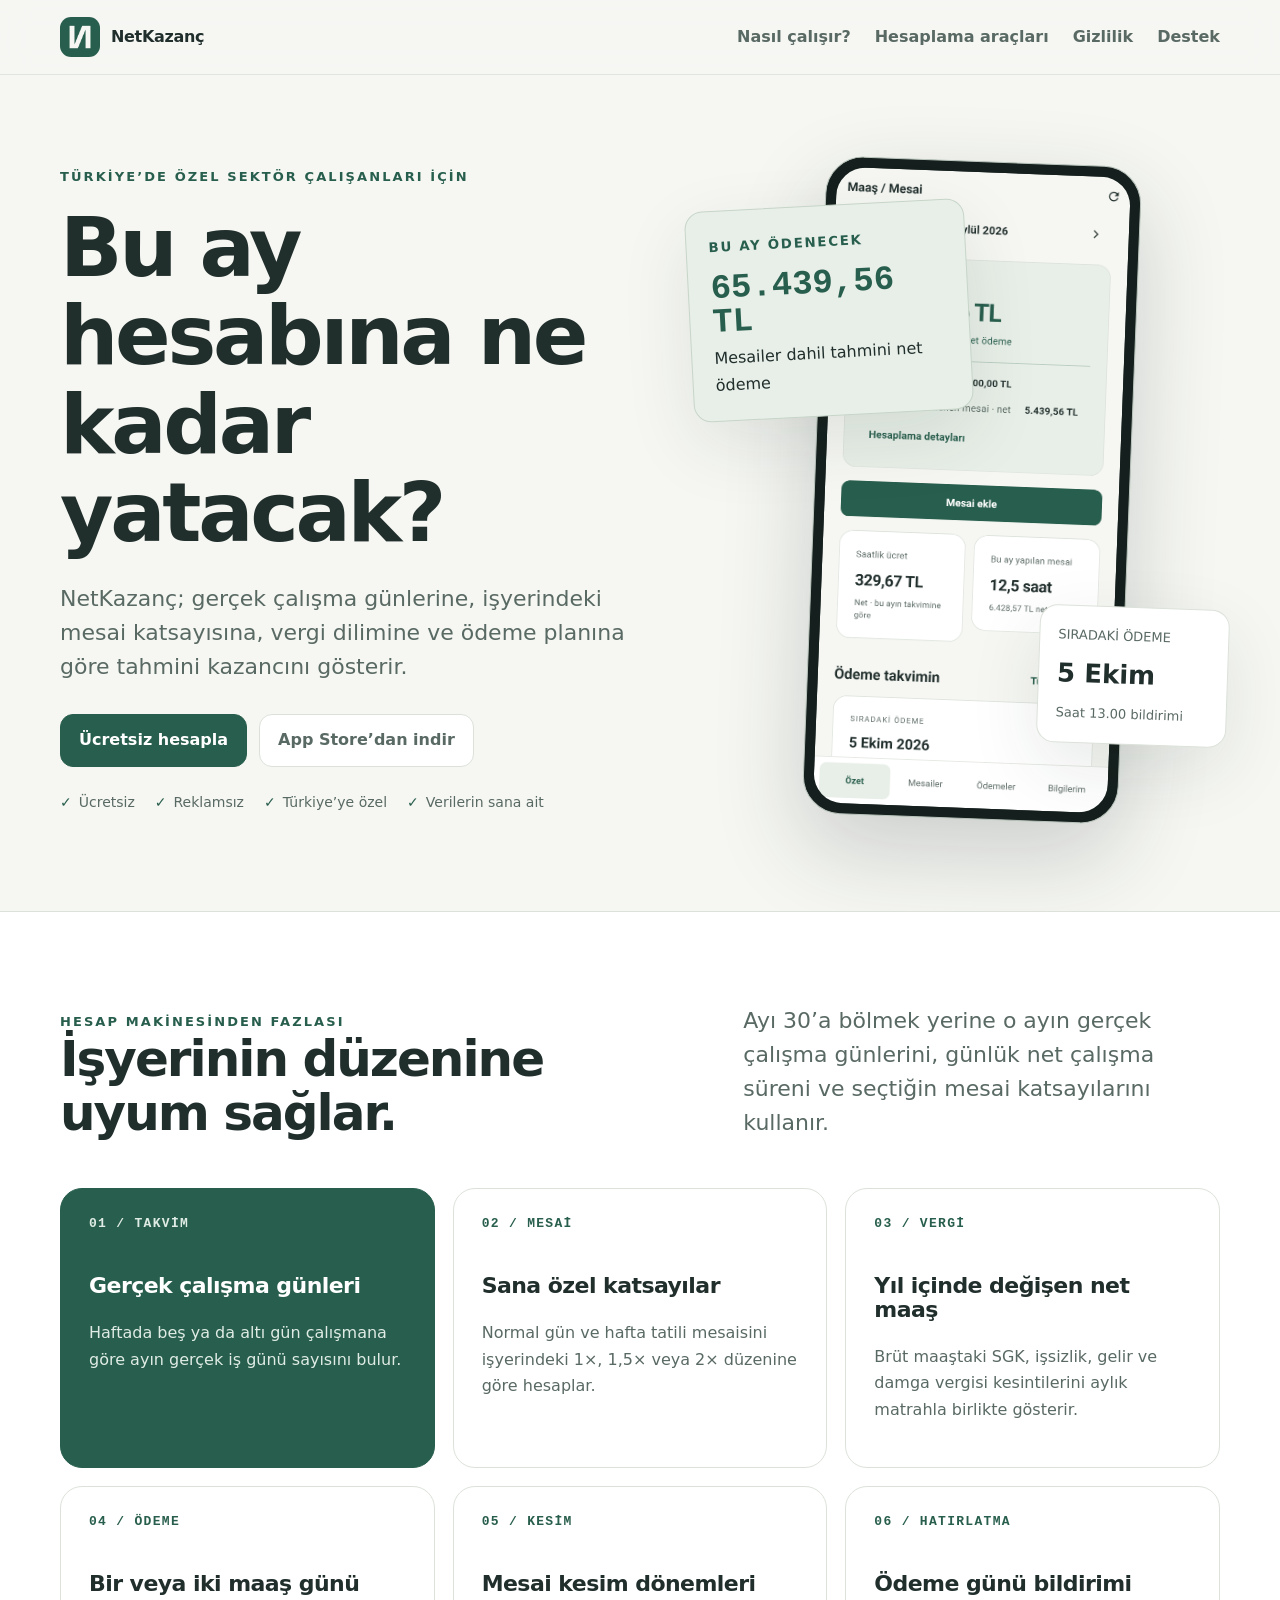
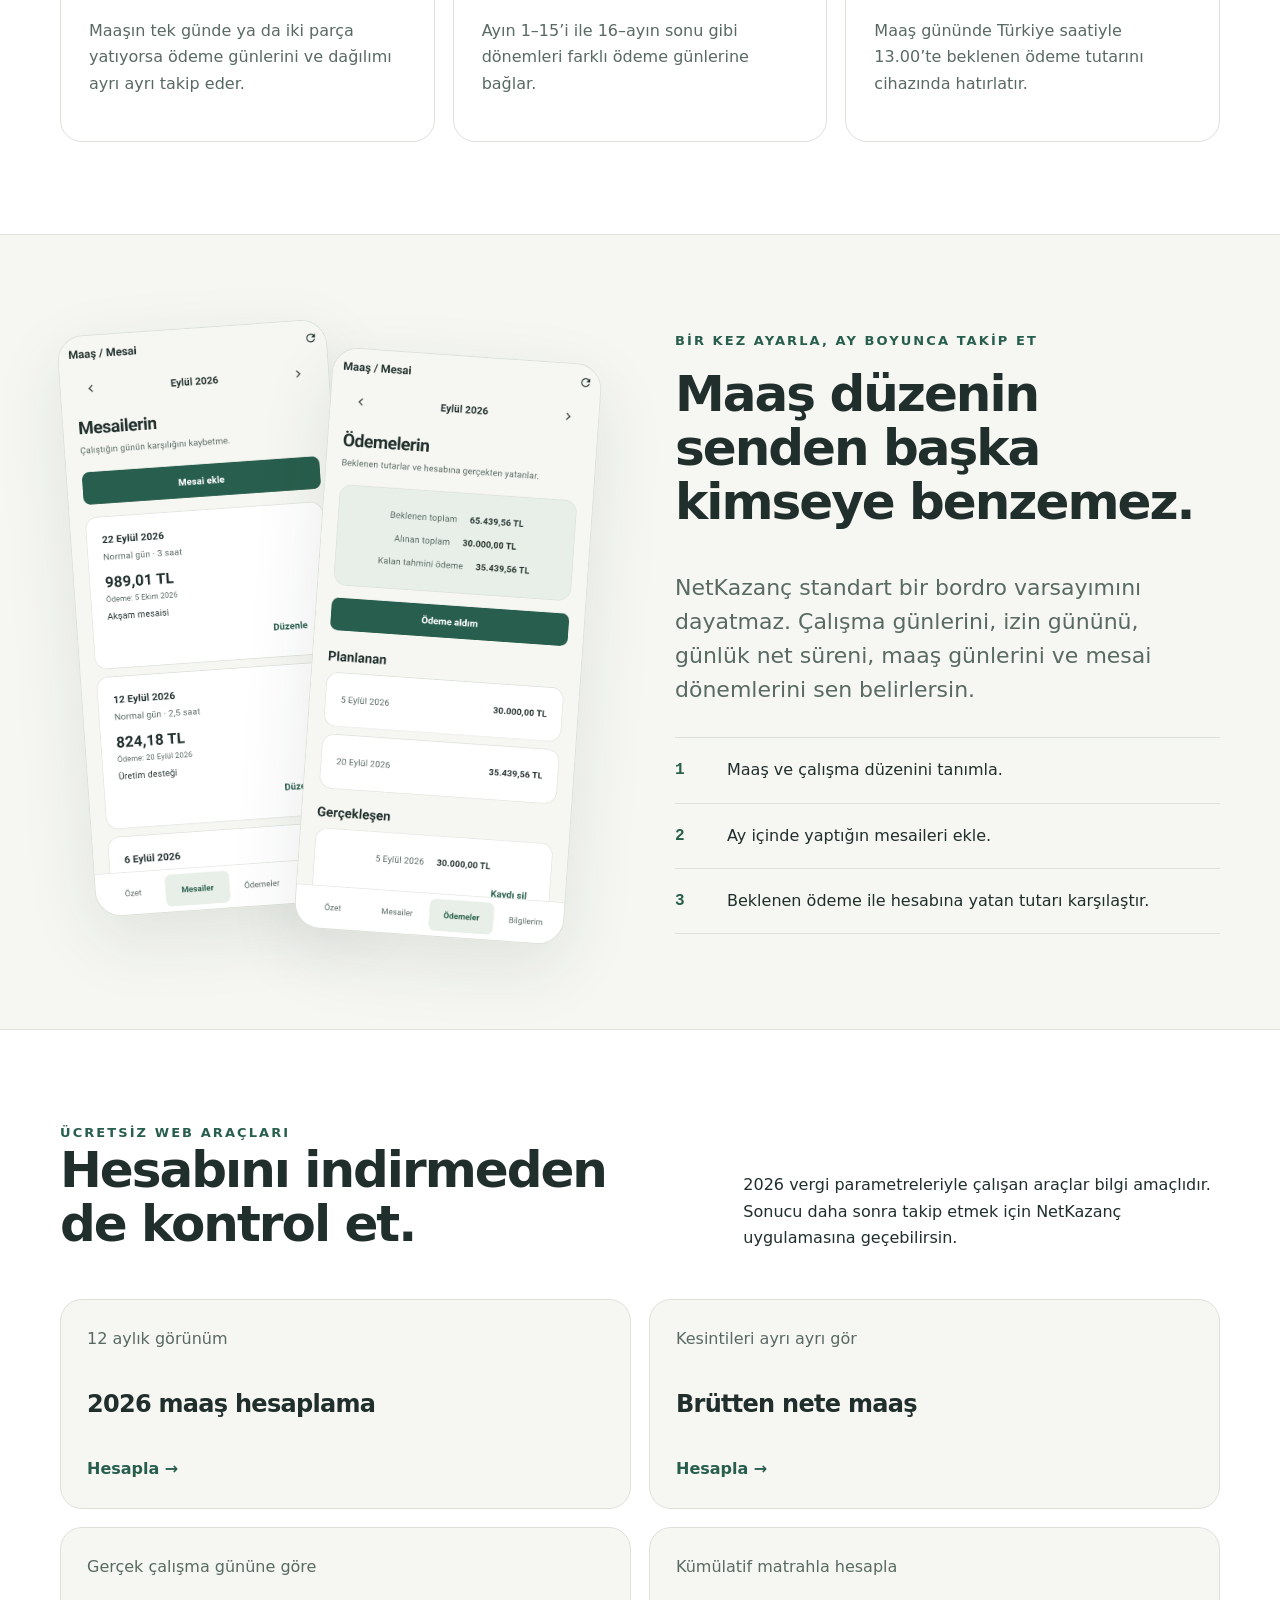
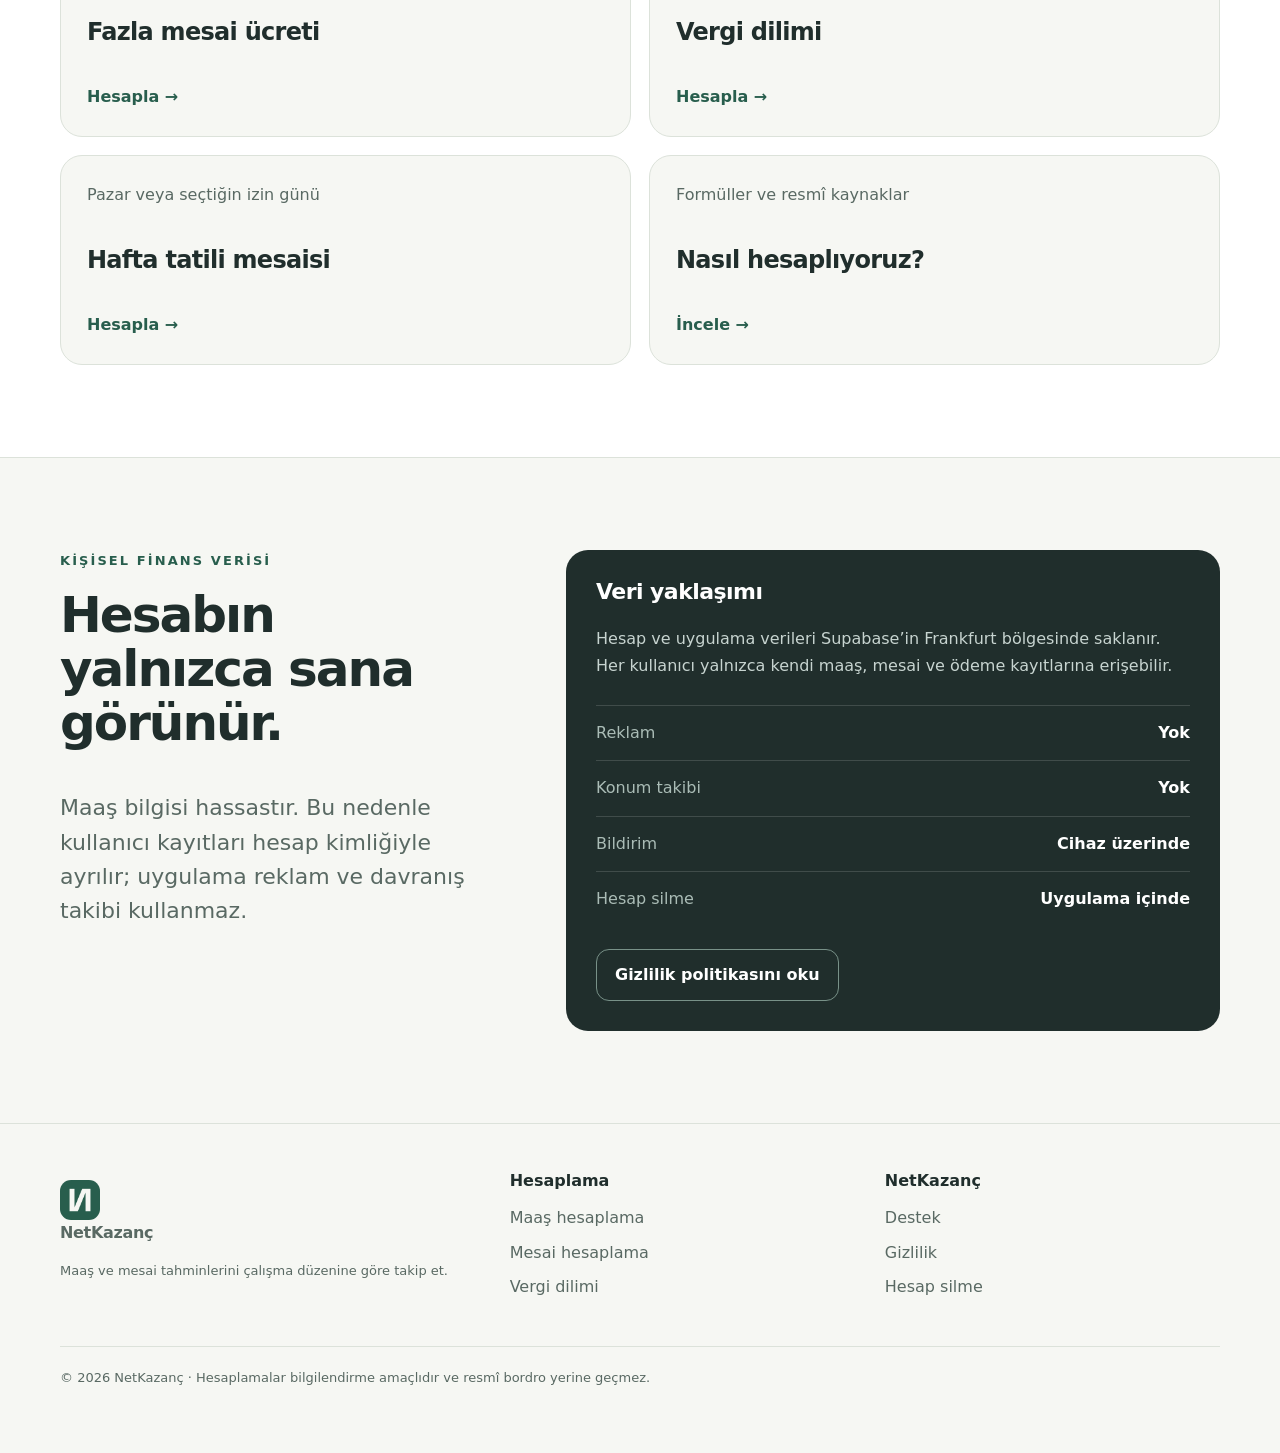
<file: index.html>
<!doctype html>
<html lang="tr">
<head>
  <meta charset="utf-8">
  <meta name="viewport" content="width=device-width,initial-scale=1">
  <title>NetKazanç — Maaş, Mesai ve Vergi Dilimi Takibi</title>
  <meta name="description" content="NetKazanç ile gerçek çalışma günlerine göre saatlik ücretini, mesai kazancını, vergi dilimini ve maaş ödeme takvimini takip et.">
  <link rel="canonical" href="https://yasin765418.github.io/netkazanc-destek/">
  <meta property="og:type" content="website">
  <meta property="og:locale" content="tr_TR">
  <meta property="og:title" content="NetKazanç — Bu ay hesabına ne kadar yatacak?">
  <meta property="og:description" content="Maaşını, mesaini, vergi dilimini ve ödeme günlerini kendi çalışma düzenine göre takip et.">
  <meta property="og:url" content="https://yasin765418.github.io/netkazanc-destek/">
  <meta property="og:image" content="https://yasin765418.github.io/netkazanc-destek/assets/images/app-icon.png">
  <meta name="twitter:card" content="summary">
  <meta name="theme-color" content="#285e4d">
  <meta name="apple-itunes-app" content="app-id=6815928544">
  <link rel="icon" href="assets/images/app-icon.png">
  <link rel="stylesheet" href="assets/site.css">
  <script type="application/ld+json">
  {
    "@context": "https://schema.org",
    "@type": "MobileApplication",
    "name": "NetKazanç",
    "description": "Türkiye'deki özel sektör çalışanları için maaş, mesai, vergi dilimi ve ödeme takibi uygulaması.",
    "applicationCategory": "FinanceApplication",
    "operatingSystem": "iOS, Android",
    "inLanguage": "tr",
    "offers": {"@type": "Offer", "price": "0", "priceCurrency": "TRY"},
    "author": {"@type": "Person", "name": "Yasin Yiğit"},
    "image": "https://yasin765418.github.io/netkazanc-destek/assets/images/app-icon.png",
    "softwareVersion": "1.0.0",
    "installUrl": "https://apps.apple.com/tr/app/netkazan%C3%A7-maa%C5%9F-mesai/id6815928544",
    "downloadUrl": "https://apps.apple.com/tr/app/netkazan%C3%A7-maa%C5%9F-mesai/id6815928544",
    "sameAs": ["https://apps.apple.com/tr/app/netkazan%C3%A7-maa%C5%9F-mesai/id6815928544"],
    "url": "https://yasin765418.github.io/netkazanc-destek/"
  }
  </script>
</head>
<body>
  <a class="skip" href="#icerik">İçeriğe geç</a>
  <header class="site-header">
    <nav class="nav wrap" aria-label="Ana menü">
      <a class="brand" href="./"><img src="assets/images/app-icon.png" alt="" width="40" height="40">NetKazanç</a>
      <button class="nav-toggle" type="button" aria-expanded="false" aria-controls="nav-links">Menü</button>
      <div class="nav-links" id="nav-links">
        <a href="#nasil-calisir">Nasıl çalışır?</a>
        <a href="#hesaplama-araclari">Hesaplama araçları</a>
        <a href="#guvenlik">Gizlilik</a>
        <a href="destek/">Destek</a>
      </div>
    </nav>
  </header>

  <main id="icerik">
    <section class="hero">
      <div class="hero-grid wrap">
        <div>
          <p class="eyebrow">Türkiye’de özel sektör çalışanları için</p>
          <h1>Bu ay hesabına ne kadar yatacak?</h1>
          <p class="lead">NetKazanç; gerçek çalışma günlerine, işyerindeki mesai katsayısına, vergi dilimine ve ödeme planına göre tahmini kazancını gösterir.</p>
          <div class="actions">
            <a class="button primary" href="#hesaplama-araclari">Ücretsiz hesapla</a>
            <a class="button muted" href="https://apps.apple.com/tr/app/netkazan%C3%A7-maa%C5%9F-mesai/id6815928544">App Store’dan indir</a>
          </div>
          <div class="trust-row" aria-label="Öne çıkan özellikler">
            <span>Ücretsiz</span><span>Reklamsız</span><span>Türkiye’ye özel</span><span>Verilerin sana ait</span>
          </div>
        </div>
        <div class="phone-stage" aria-label="NetKazanç uygulama görünümü">
          <div class="pay-slip"><small>BU AY ÖDENECEK</small><strong class="mono">65.439,56 TL</strong><span>Mesailer dahil tahmini net ödeme</span></div>
          <div class="phone"><img src="assets/images/ozet.png" alt="NetKazanç aylık maaş ve mesai özeti ekranı" width="1284" height="2778"></div>
          <div class="pay-days"><span>SIRADAKİ ÖDEME</span><b>5 Ekim</b><span>Saat 13.00 bildirimi</span></div>
        </div>
      </div>
    </section>

    <section class="section alt" id="nasil-calisir">
      <div class="wrap">
        <div class="section-head">
          <div><p class="eyebrow">Hesap makinesinden fazlası</p><h2>İşyerinin düzenine uyum sağlar.</h2></div>
          <p class="lead">Ayı 30’a bölmek yerine o ayın gerçek çalışma günlerini, günlük net çalışma süreni ve seçtiğin mesai katsayılarını kullanır.</p>
        </div>
        <div class="feature-grid">
          <article class="feature emphasis"><span class="index">01 / TAKVİM</span><h3>Gerçek çalışma günleri</h3><p>Haftada beş ya da altı gün çalışmana göre ayın gerçek iş günü sayısını bulur.</p></article>
          <article class="feature"><span class="index">02 / MESAİ</span><h3>Sana özel katsayılar</h3><p>Normal gün ve hafta tatili mesaisini işyerindeki 1×, 1,5× veya 2× düzenine göre hesaplar.</p></article>
          <article class="feature"><span class="index">03 / VERGİ</span><h3>Yıl içinde değişen net maaş</h3><p>Brüt maaştaki SGK, işsizlik, gelir ve damga vergisi kesintilerini aylık matrahla birlikte gösterir.</p></article>
          <article class="feature"><span class="index">04 / ÖDEME</span><h3>Bir veya iki maaş günü</h3><p>Maaşın tek günde ya da iki parça yatıyorsa ödeme günlerini ve dağılımı ayrı ayrı takip eder.</p></article>
          <article class="feature"><span class="index">05 / KESİM</span><h3>Mesai kesim dönemleri</h3><p>Ayın 1–15’i ile 16–ayın sonu gibi dönemleri farklı ödeme günlerine bağlar.</p></article>
          <article class="feature"><span class="index">06 / HATIRLATMA</span><h3>Ödeme günü bildirimi</h3><p>Maaş gününde Türkiye saatiyle 13.00’te beklenen ödeme tutarını cihazında hatırlatır.</p></article>
        </div>
      </div>
    </section>

    <section class="section" id="uygulama">
      <div class="story wrap">
        <div class="screen-stack" aria-hidden="true">
          <img src="assets/images/mesailer.png" alt="" width="1284" height="2778" loading="lazy">
          <img src="assets/images/odemeler.png" alt="" width="1284" height="2778" loading="lazy">
        </div>
        <div class="story-copy">
          <p class="eyebrow">Bir kez ayarla, ay boyunca takip et</p>
          <h2>Maaş düzenin senden başka kimseye benzemez.</h2>
          <p class="lead">NetKazanç standart bir bordro varsayımını dayatmaz. Çalışma günlerini, izin gününü, günlük net süreni, maaş günlerini ve mesai dönemlerini sen belirlersin.</p>
          <ol class="story-list">
            <li><b>1</b><span>Maaş ve çalışma düzenini tanımla.</span></li>
            <li><b>2</b><span>Ay içinde yaptığın mesaileri ekle.</span></li>
            <li><b>3</b><span>Beklenen ödeme ile hesabına yatan tutarı karşılaştır.</span></li>
          </ol>
        </div>
      </div>
    </section>

    <section class="section alt" id="hesaplama-araclari">
      <div class="wrap">
        <div class="section-head">
          <div><p class="eyebrow">Ücretsiz web araçları</p><h2>Hesabını indirmeden de kontrol et.</h2></div>
          <p>2026 vergi parametreleriyle çalışan araçlar bilgi amaçlıdır. Sonucu daha sonra takip etmek için NetKazanç uygulamasına geçebilirsin.</p>
        </div>
        <div class="tool-grid">
          <a class="tool-card" href="maas-hesaplama-2026/"><span>12 aylık görünüm</span><b>2026 maaş hesaplama</b><i>Hesapla →</i></a>
          <a class="tool-card" href="brutten-nete-maas-hesaplama/"><span>Kesintileri ayrı ayrı gör</span><b>Brütten nete maaş</b><i>Hesapla →</i></a>
          <a class="tool-card" href="fazla-mesai-ucreti-hesaplama/"><span>Gerçek çalışma gününe göre</span><b>Fazla mesai ücreti</b><i>Hesapla →</i></a>
          <a class="tool-card" href="vergi-dilimi-hesaplama/"><span>Kümülatif matrahla hesapla</span><b>Vergi dilimi</b><i>Hesapla →</i></a>
          <a class="tool-card" href="hafta-tatili-mesai-hesaplama/"><span>Pazar veya seçtiğin izin günü</span><b>Hafta tatili mesaisi</b><i>Hesapla →</i></a>
          <a class="tool-card" href="hesaplama-yontemi/"><span>Formüller ve resmî kaynaklar</span><b>Nasıl hesaplıyoruz?</b><i>İncele →</i></a>
        </div>
      </div>
    </section>

    <section class="section" id="guvenlik">
      <div class="security wrap">
        <div><p class="eyebrow">Kişisel finans verisi</p><h2>Hesabın yalnızca sana görünür.</h2><p class="lead">Maaş bilgisi hassastır. Bu nedenle kullanıcı kayıtları hesap kimliğiyle ayrılır; uygulama reklam ve davranış takibi kullanmaz.</p></div>
        <div class="security-panel">
          <h3>Veri yaklaşımı</h3>
          <p>Hesap ve uygulama verileri Supabase’in Frankfurt bölgesinde saklanır. Her kullanıcı yalnızca kendi maaş, mesai ve ödeme kayıtlarına erişebilir.</p>
          <dl>
            <div><dt>Reklam</dt><dd>Yok</dd></div>
            <div><dt>Konum takibi</dt><dd>Yok</dd></div>
            <div><dt>Bildirim</dt><dd>Cihaz üzerinde</dd></div>
            <div><dt>Hesap silme</dt><dd>Uygulama içinde</dd></div>
          </dl>
          <a class="button" href="privacy/" style="color:white;border-color:#789188;margin-top:22px">Gizlilik politikasını oku</a>
        </div>
      </div>
    </section>
  </main>

  <footer class="site-footer">
    <div class="wrap">
      <div class="footer-grid">
        <div><a class="brand" href="./"><img src="assets/images/app-icon.png" alt="" width="40" height="40">NetKazanç</a><p class="fine" style="margin-top:14px">Maaş ve mesai tahminlerini çalışma düzenine göre takip et.</p></div>
        <div><h3>Hesaplama</h3><a href="maas-hesaplama-2026/">Maaş hesaplama</a><a href="fazla-mesai-ucreti-hesaplama/">Mesai hesaplama</a><a href="vergi-dilimi-hesaplama/">Vergi dilimi</a></div>
        <div><h3>NetKazanç</h3><a href="destek/">Destek</a><a href="privacy/">Gizlilik</a><a href="delete-account/">Hesap silme</a></div>
      </div>
      <p class="footer-note">© <span data-year>2026</span> NetKazanç · Hesaplamalar bilgilendirme amaçlıdır ve resmî bordro yerine geçmez.</p>
    </div>
  </footer>
  <script src="assets/site.js" defer></script>
</body>
</html>
</file>
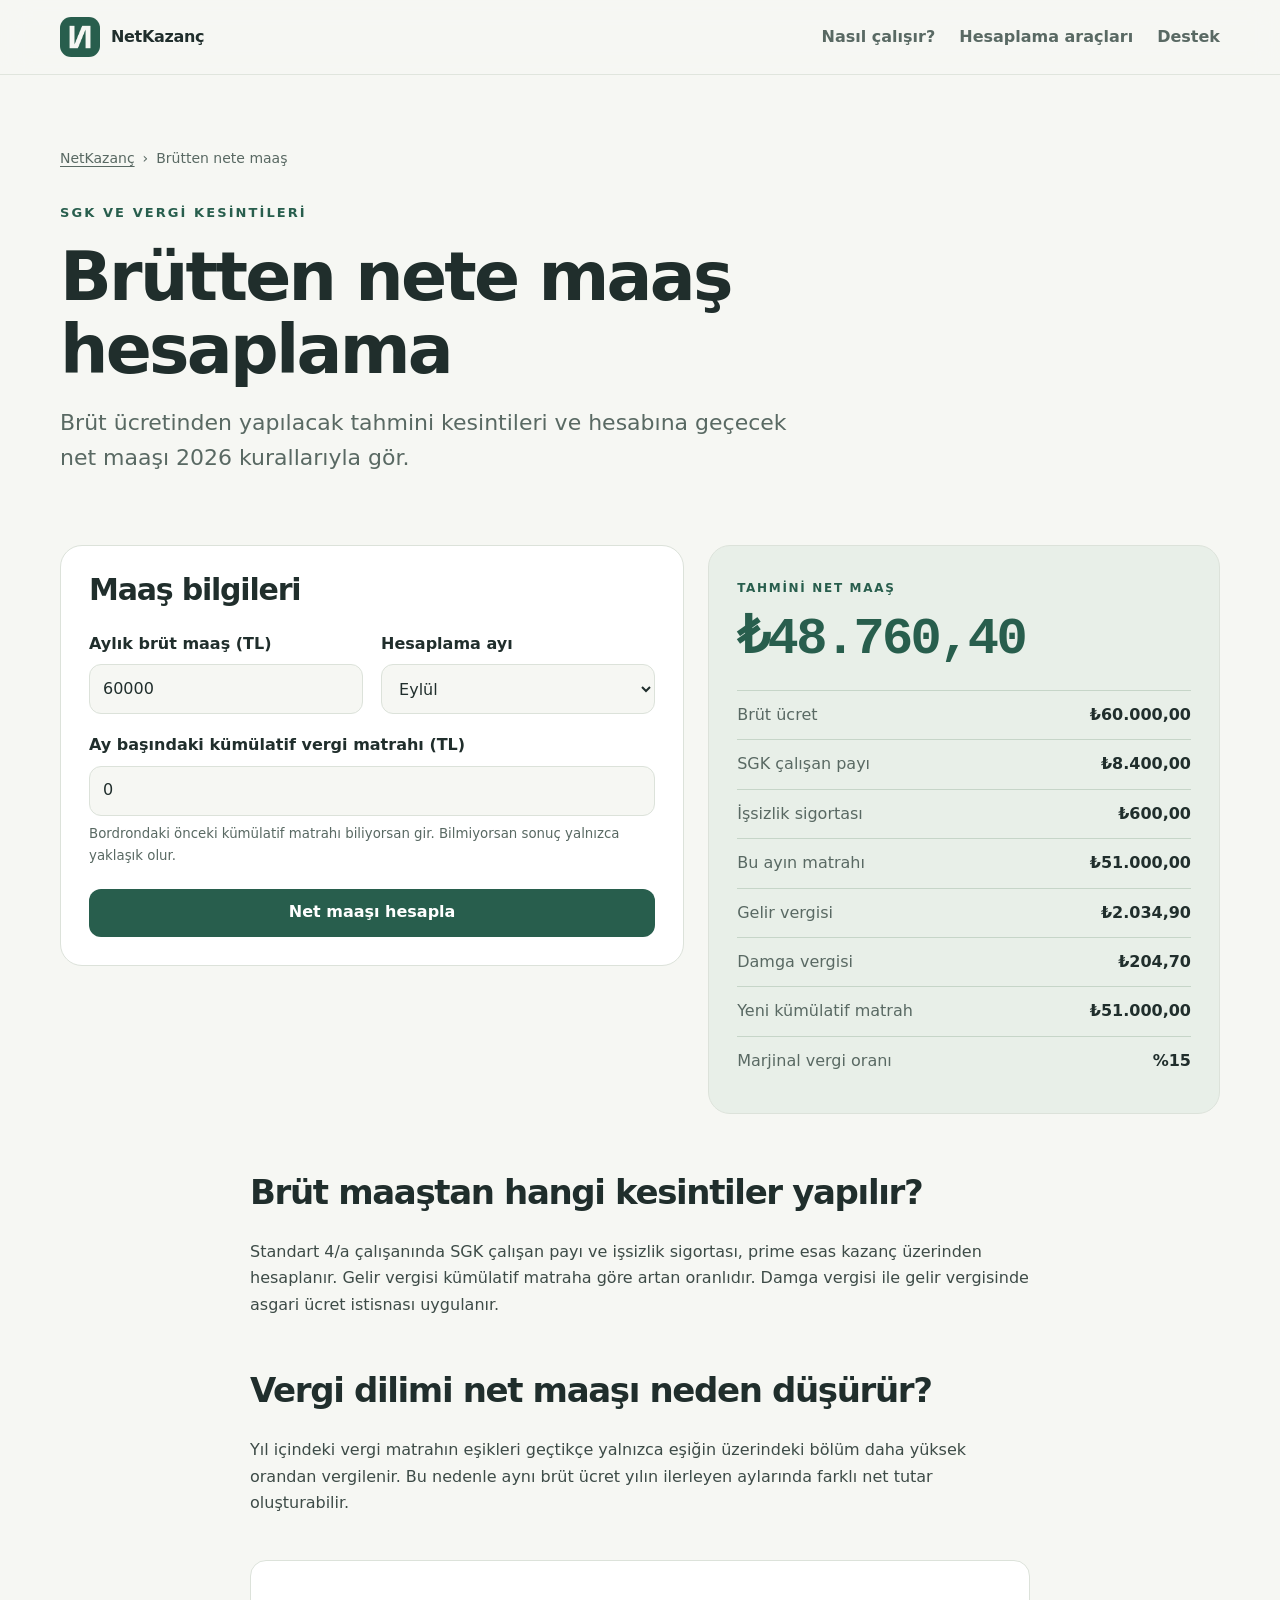
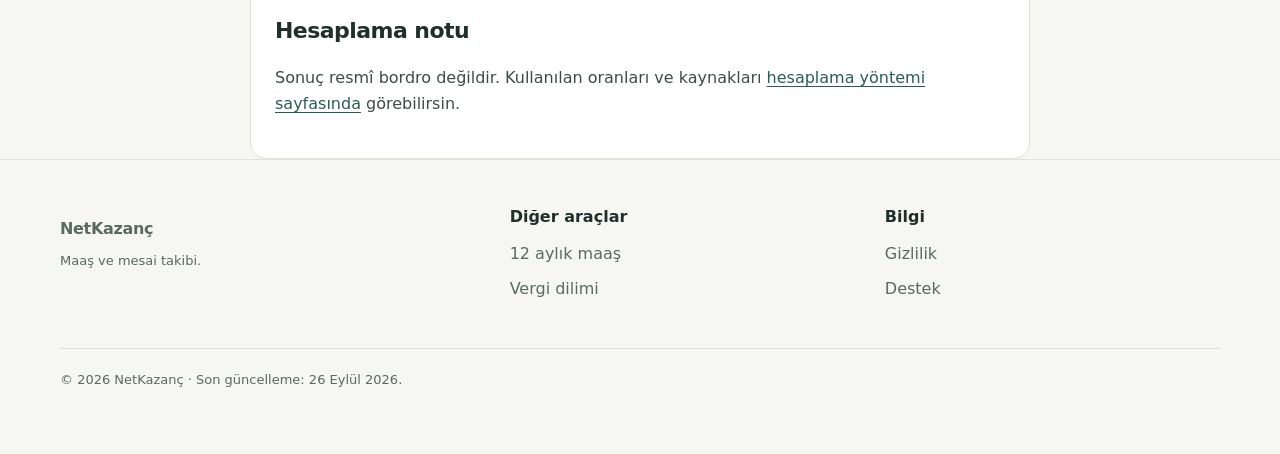
<file: brutten-nete-maas-hesaplama/index.html>
<!doctype html>
<html lang="tr">
<head>
  <meta charset="utf-8"><meta name="viewport" content="width=device-width,initial-scale=1">
  <title>Brütten Nete Maaş Hesaplama 2026 | NetKazanç</title>
  <meta name="description" content="2026 brüt maaşından net maaşı hesapla. SGK, işsizlik, gelir vergisi, damga vergisi ve kümülatif matrahı ayrı ayrı gör.">
  <link rel="canonical" href="https://yasin765418.github.io/netkazanc-destek/brutten-nete-maas-hesaplama/">
  <meta property="og:title" content="Brütten nete maaş hesaplama 2026"><meta property="og:description" content="Tüm kesintileri ve vergi dilimini ayrı ayrı gör."><meta property="og:type" content="website">
  <meta name="theme-color" content="#285e4d"><link rel="icon" href="../assets/images/app-icon.png"><link rel="stylesheet" href="../assets/site.css">
</head>
<body>
  <a class="skip" href="#icerik">İçeriğe geç</a>
  <header class="site-header"><nav class="nav wrap" aria-label="Ana menü"><a class="brand" href="../"><img src="../assets/images/app-icon.png" alt="" width="40" height="40">NetKazanç</a><button class="nav-toggle" type="button" aria-expanded="false" aria-controls="nav-links">Menü</button><div class="nav-links" id="nav-links"><a href="../#nasil-calisir">Nasıl çalışır?</a><a href="../#hesaplama-araclari">Hesaplama araçları</a><a href="../destek/">Destek</a></div></nav></header>
  <main id="icerik">
    <header class="page-hero wrap"><nav class="breadcrumbs" aria-label="İçerik yolu"><a href="../">NetKazanç</a><span>›</span><span>Brütten nete maaş</span></nav><p class="eyebrow">SGK ve vergi kesintileri</p><h1>Brütten nete maaş hesaplama</h1><p class="lead">Brüt ücretinden yapılacak tahmini kesintileri ve hesabına geçecek net maaşı 2026 kurallarıyla gör.</p></header>
    <section class="wrap calculator-layout">
      <form class="calculator" data-calc="gross-net">
        <h2 style="font-size:30px">Maaş bilgileri</h2>
        <div class="fields">
          <div class="field"><label for="grossSalary">Aylık brüt maaş (TL)</label><input id="grossSalary" inputmode="decimal" value="60000"></div>
          <div class="field"><label for="salaryMonth">Hesaplama ayı</label><select id="salaryMonth"><option value="1">Ocak</option><option value="2">Şubat</option><option value="3">Mart</option><option value="4">Nisan</option><option value="5">Mayıs</option><option value="6">Haziran</option><option value="7">Temmuz</option><option value="8">Ağustos</option><option value="9" selected>Eylül</option><option value="10">Ekim</option><option value="11">Kasım</option><option value="12">Aralık</option></select></div>
          <div class="field full"><label for="priorBase">Ay başındaki kümülatif vergi matrahı (TL)</label><input id="priorBase" inputmode="decimal" value="0"><small>Bordrondaki önceki kümülatif matrahı biliyorsan gir. Bilmiyorsan sonuç yalnızca yaklaşık olur.</small></div>
        </div>
        <button class="calc-action" type="submit">Net maaşı hesapla</button>
      </form>
      <aside class="result-card" aria-live="polite"><span class="result-label">Tahmini net maaş</span><output class="result-main" id="net">—</output><dl class="result-list"><div><dt>Brüt ücret</dt><dd id="gross">—</dd></div><div><dt>SGK çalışan payı</dt><dd id="sgk">—</dd></div><div><dt>İşsizlik sigortası</dt><dd id="unemployment">—</dd></div><div><dt>Bu ayın matrahı</dt><dd id="base">—</dd></div><div><dt>Gelir vergisi</dt><dd id="incomeTax">—</dd></div><div><dt>Damga vergisi</dt><dd id="stamp">—</dd></div><div><dt>Yeni kümülatif matrah</dt><dd id="newBase">—</dd></div><div><dt>Marjinal vergi oranı</dt><dd id="rate">—</dd></div></dl></aside>
    </section>
    <section class="wrap article"><h2>Brüt maaştan hangi kesintiler yapılır?</h2><p>Standart 4/a çalışanında SGK çalışan payı ve işsizlik sigortası, prime esas kazanç üzerinden hesaplanır. Gelir vergisi kümülatif matraha göre artan oranlıdır. Damga vergisi ile gelir vergisinde asgari ücret istisnası uygulanır.</p><h2>Vergi dilimi net maaşı neden düşürür?</h2><p>Yıl içindeki vergi matrahın eşikleri geçtikçe yalnızca eşiğin üzerindeki bölüm daha yüksek orandan vergilenir. Bu nedenle aynı brüt ücret yılın ilerleyen aylarında farklı net tutar oluşturabilir.</p><div class="source-box"><h3>Hesaplama notu</h3><p>Sonuç resmî bordro değildir. Kullanılan oranları ve kaynakları <a href="../hesaplama-yontemi/">hesaplama yöntemi sayfasında</a> görebilirsin.</p></div></section>
  </main>
  <footer class="site-footer"><div class="wrap"><div class="footer-grid"><div><a class="brand" href="../">NetKazanç</a><p class="fine">Maaş ve mesai takibi.</p></div><div><h3>Diğer araçlar</h3><a href="../maas-hesaplama-2026/">12 aylık maaş</a><a href="../vergi-dilimi-hesaplama/">Vergi dilimi</a></div><div><h3>Bilgi</h3><a href="../privacy/">Gizlilik</a><a href="../destek/">Destek</a></div></div><p class="footer-note">© <span data-year>2026</span> NetKazanç · Son güncelleme: 26 Eylül 2026.</p></div></footer>
  <script src="../assets/site.js" defer></script><script src="../assets/calculators.js" defer></script>
</body></html>
</file>
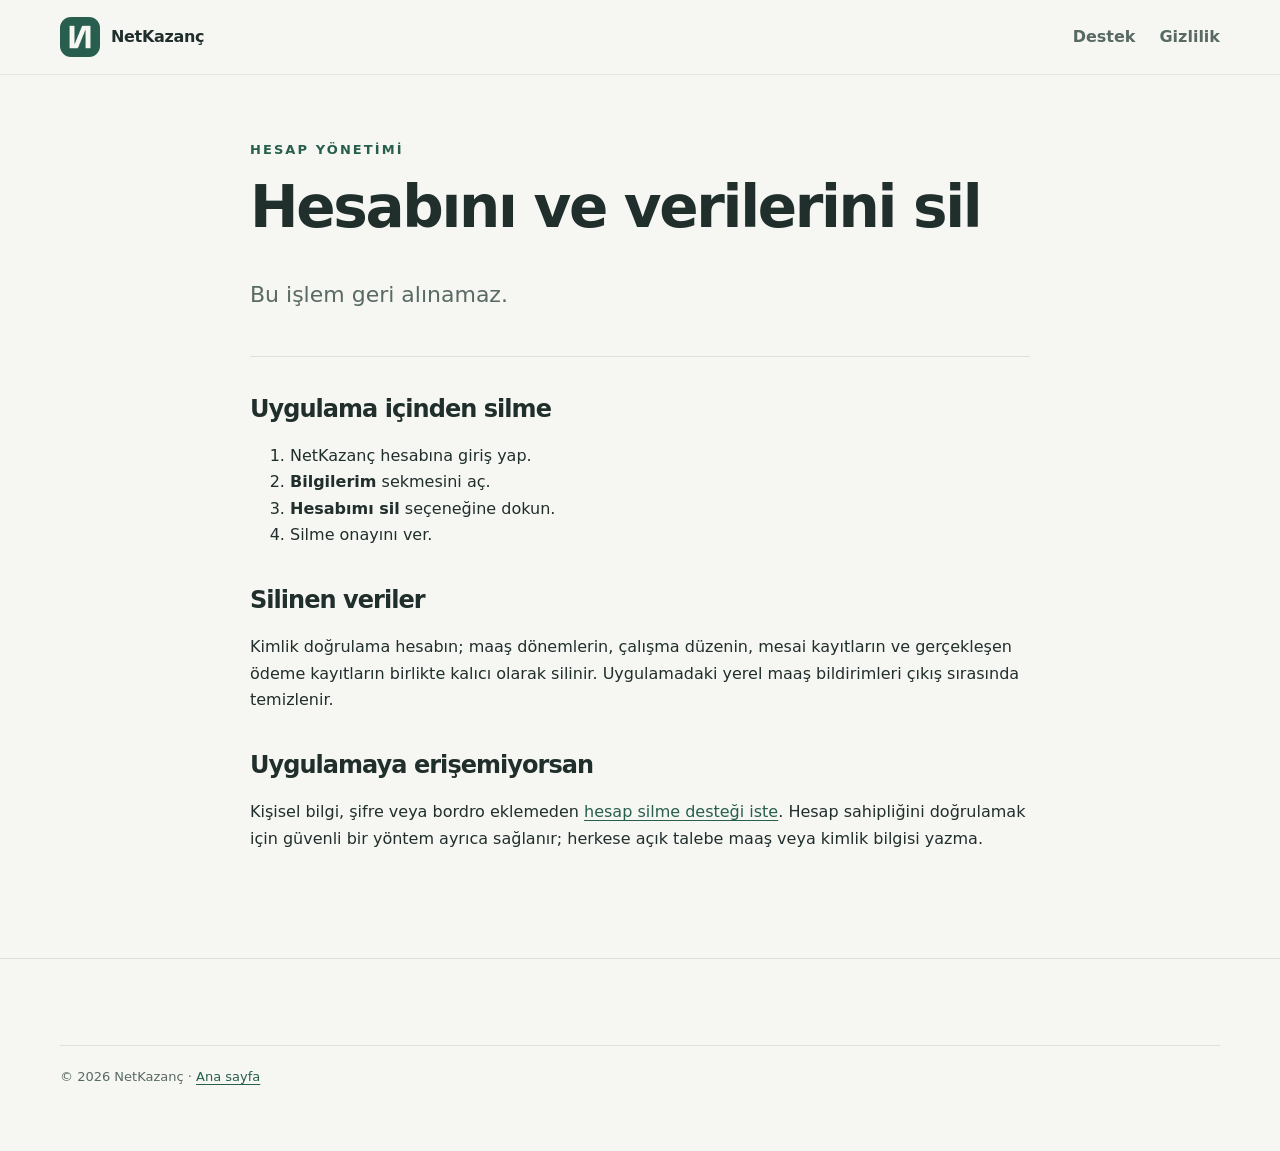
<file: delete-account/index.html>
<!doctype html>
<html lang="tr">
<head>
  <meta charset="utf-8"><meta name="viewport" content="width=device-width,initial-scale=1">
  <title>NetKazanç Hesap ve Veri Silme</title>
  <meta name="description" content="NetKazanç hesabını ve bağlı maaş, mesai ve ödeme kayıtlarını uygulama içinden kalıcı olarak silme adımları.">
  <link rel="canonical" href="https://yasin765418.github.io/netkazanc-destek/delete-account/">
  <meta name="theme-color" content="#285e4d"><link rel="icon" href="../assets/images/app-icon.png"><link rel="stylesheet" href="../assets/site.css">
</head>
<body>
  <a class="skip" href="#icerik">İçeriğe geç</a>
  <header class="site-header"><nav class="nav wrap"><a class="brand" href="../"><img src="../assets/images/app-icon.png" alt="" width="40" height="40">NetKazanç</a><div class="nav-links" style="display:flex"><a href="../destek/">Destek</a><a href="../privacy/">Gizlilik</a></div></nav></header>
  <main class="legal" id="icerik"><header><p class="eyebrow">Hesap yönetimi</p><h1>Hesabını ve verilerini sil</h1><p class="lead">Bu işlem geri alınamaz.</p></header>
    <h2>Uygulama içinden silme</h2><ol><li>NetKazanç hesabına giriş yap.</li><li><strong>Bilgilerim</strong> sekmesini aç.</li><li><strong>Hesabımı sil</strong> seçeneğine dokun.</li><li>Silme onayını ver.</li></ol>
    <h2>Silinen veriler</h2><p>Kimlik doğrulama hesabın; maaş dönemlerin, çalışma düzenin, mesai kayıtların ve gerçekleşen ödeme kayıtların birlikte kalıcı olarak silinir. Uygulamadaki yerel maaş bildirimleri çıkış sırasında temizlenir.</p>
    <h2>Uygulamaya erişemiyorsan</h2><p>Kişisel bilgi, şifre veya bordro eklemeden <a href="https://github.com/yasin765418/netkazanc-destek/issues/new?title=Hesap%20silme%20deste%C4%9Fi">hesap silme desteği iste</a>. Hesap sahipliğini doğrulamak için güvenli bir yöntem ayrıca sağlanır; herkese açık talebe maaş veya kimlik bilgisi yazma.</p>
  </main>
  <footer class="site-footer"><div class="wrap"><p class="footer-note">© <span data-year>2026</span> NetKazanç · <a href="../">Ana sayfa</a></p></div></footer><script src="../assets/site.js" defer></script>
</body></html>
</file>
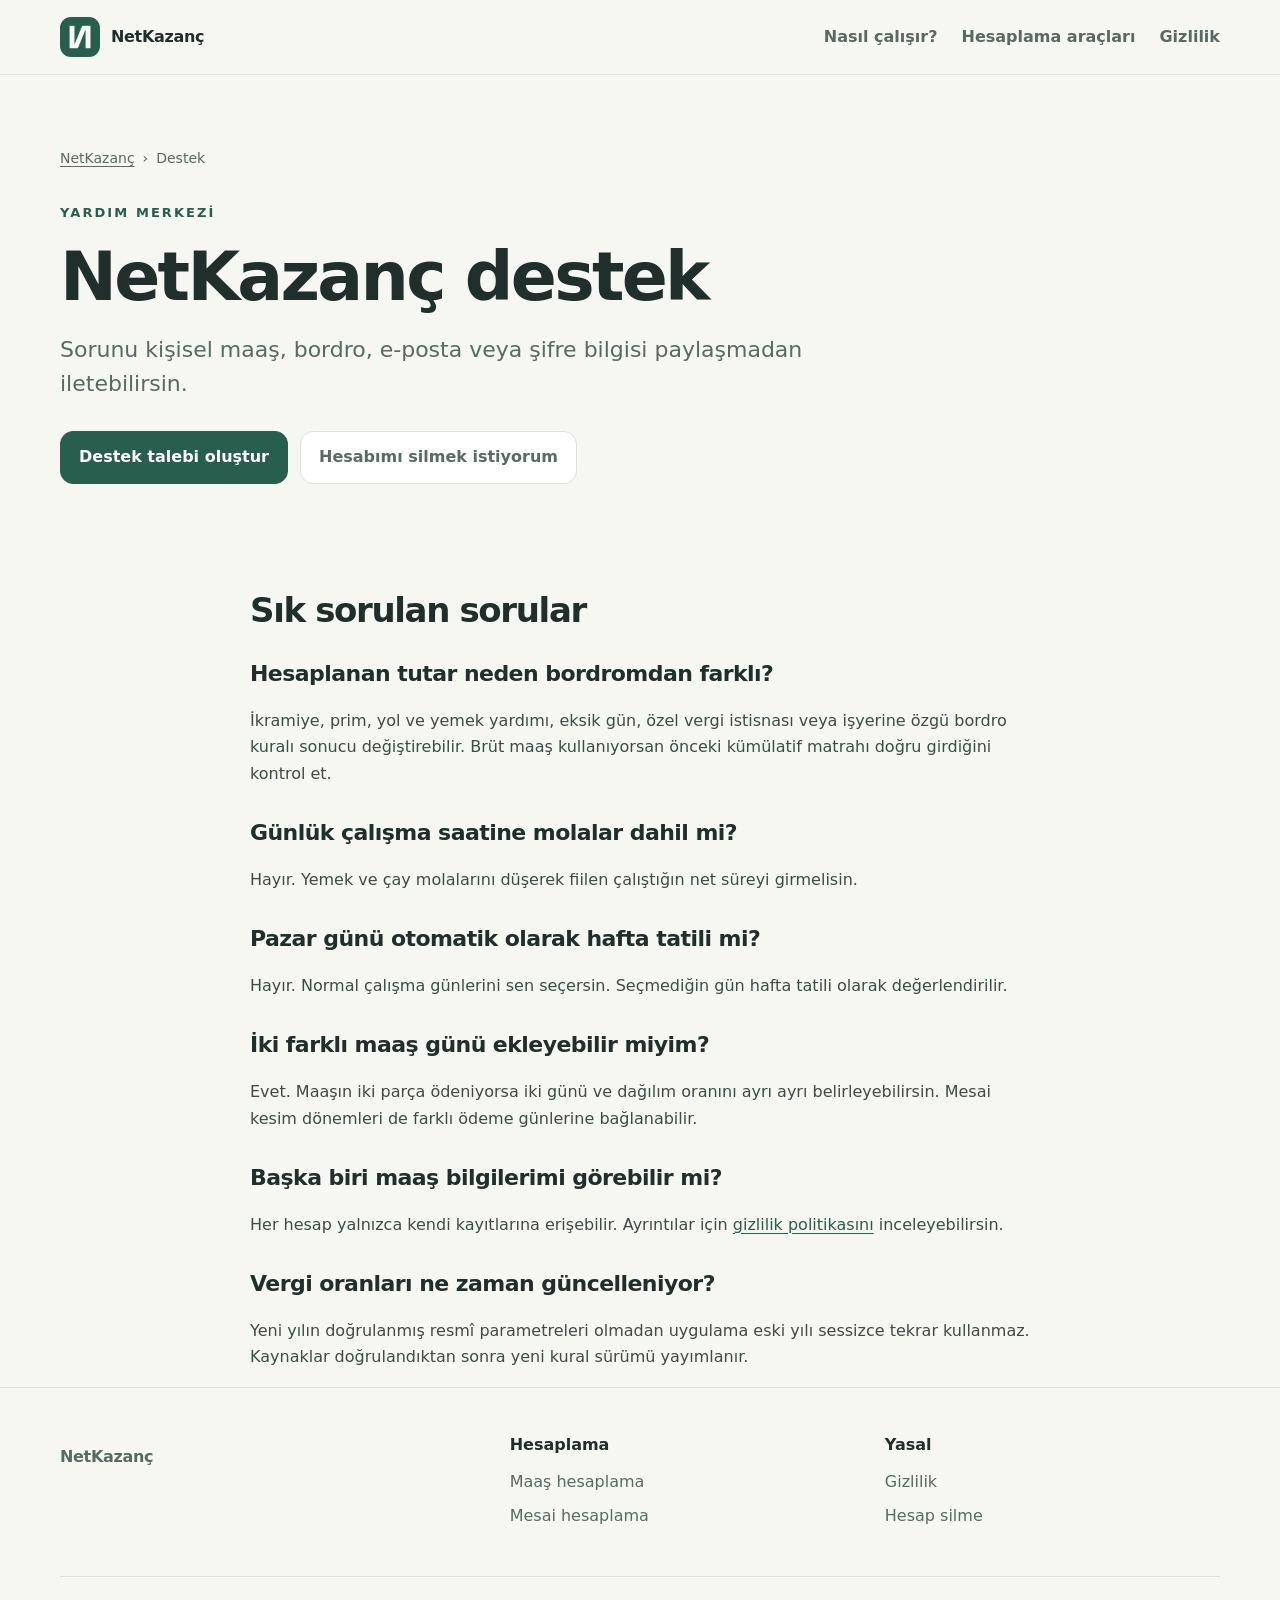
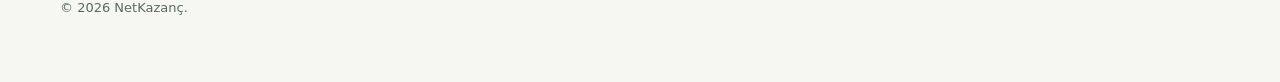
<file: destek/index.html>
<!doctype html>
<html lang="tr">
<head>
  <meta charset="utf-8"><meta name="viewport" content="width=device-width,initial-scale=1">
  <title>NetKazanç Destek ve Sık Sorulan Sorular</title>
  <meta name="description" content="NetKazanç uygulaması için destek al, sık sorulan soruların yanıtlarını bul ve hesap silme seçeneklerini incele.">
  <link rel="canonical" href="https://yasin765418.github.io/netkazanc-destek/destek/">
  <meta name="theme-color" content="#285e4d"><link rel="icon" href="../assets/images/app-icon.png"><link rel="stylesheet" href="../assets/site.css">
</head>
<body>
  <a class="skip" href="#icerik">İçeriğe geç</a>
  <header class="site-header"><nav class="nav wrap" aria-label="Ana menü"><a class="brand" href="../"><img src="../assets/images/app-icon.png" alt="" width="40" height="40">NetKazanç</a><button class="nav-toggle" type="button" aria-expanded="false" aria-controls="nav-links">Menü</button><div class="nav-links" id="nav-links"><a href="../#nasil-calisir">Nasıl çalışır?</a><a href="../#hesaplama-araclari">Hesaplama araçları</a><a href="../privacy/">Gizlilik</a></div></nav></header>
  <main id="icerik"><header class="page-hero wrap"><nav class="breadcrumbs"><a href="../">NetKazanç</a><span>›</span><span>Destek</span></nav><p class="eyebrow">Yardım merkezi</p><h1>NetKazanç destek</h1><p class="lead">Sorunu kişisel maaş, bordro, e-posta veya şifre bilgisi paylaşmadan iletebilirsin.</p><div class="actions"><a class="button primary" href="https://github.com/yasin765418/netkazanc-destek/issues/new?title=NetKazanç%20destek">Destek talebi oluştur</a><a class="button muted" href="../delete-account/">Hesabımı silmek istiyorum</a></div></header>
    <article class="article wrap"><h2>Sık sorulan sorular</h2><h3>Hesaplanan tutar neden bordromdan farklı?</h3><p>İkramiye, prim, yol ve yemek yardımı, eksik gün, özel vergi istisnası veya işyerine özgü bordro kuralı sonucu değiştirebilir. Brüt maaş kullanıyorsan önceki kümülatif matrahı doğru girdiğini kontrol et.</p><h3>Günlük çalışma saatine molalar dahil mi?</h3><p>Hayır. Yemek ve çay molalarını düşerek fiilen çalıştığın net süreyi girmelisin.</p><h3>Pazar günü otomatik olarak hafta tatili mi?</h3><p>Hayır. Normal çalışma günlerini sen seçersin. Seçmediğin gün hafta tatili olarak değerlendirilir.</p><h3>İki farklı maaş günü ekleyebilir miyim?</h3><p>Evet. Maaşın iki parça ödeniyorsa iki günü ve dağılım oranını ayrı ayrı belirleyebilirsin. Mesai kesim dönemleri de farklı ödeme günlerine bağlanabilir.</p><h3>Başka biri maaş bilgilerimi görebilir mi?</h3><p>Her hesap yalnızca kendi kayıtlarına erişebilir. Ayrıntılar için <a href="../privacy/">gizlilik politikasını</a> inceleyebilirsin.</p><h3>Vergi oranları ne zaman güncelleniyor?</h3><p>Yeni yılın doğrulanmış resmî parametreleri olmadan uygulama eski yılı sessizce tekrar kullanmaz. Kaynaklar doğrulandıktan sonra yeni kural sürümü yayımlanır.</p></article>
  </main>
  <footer class="site-footer"><div class="wrap"><div class="footer-grid"><div><a class="brand" href="../">NetKazanç</a></div><div><h3>Hesaplama</h3><a href="../maas-hesaplama-2026/">Maaş hesaplama</a><a href="../fazla-mesai-ucreti-hesaplama/">Mesai hesaplama</a></div><div><h3>Yasal</h3><a href="../privacy/">Gizlilik</a><a href="../delete-account/">Hesap silme</a></div></div><p class="footer-note">© <span data-year>2026</span> NetKazanç.</p></div></footer>
  <script src="../assets/site.js" defer></script>
</body></html>
</file>
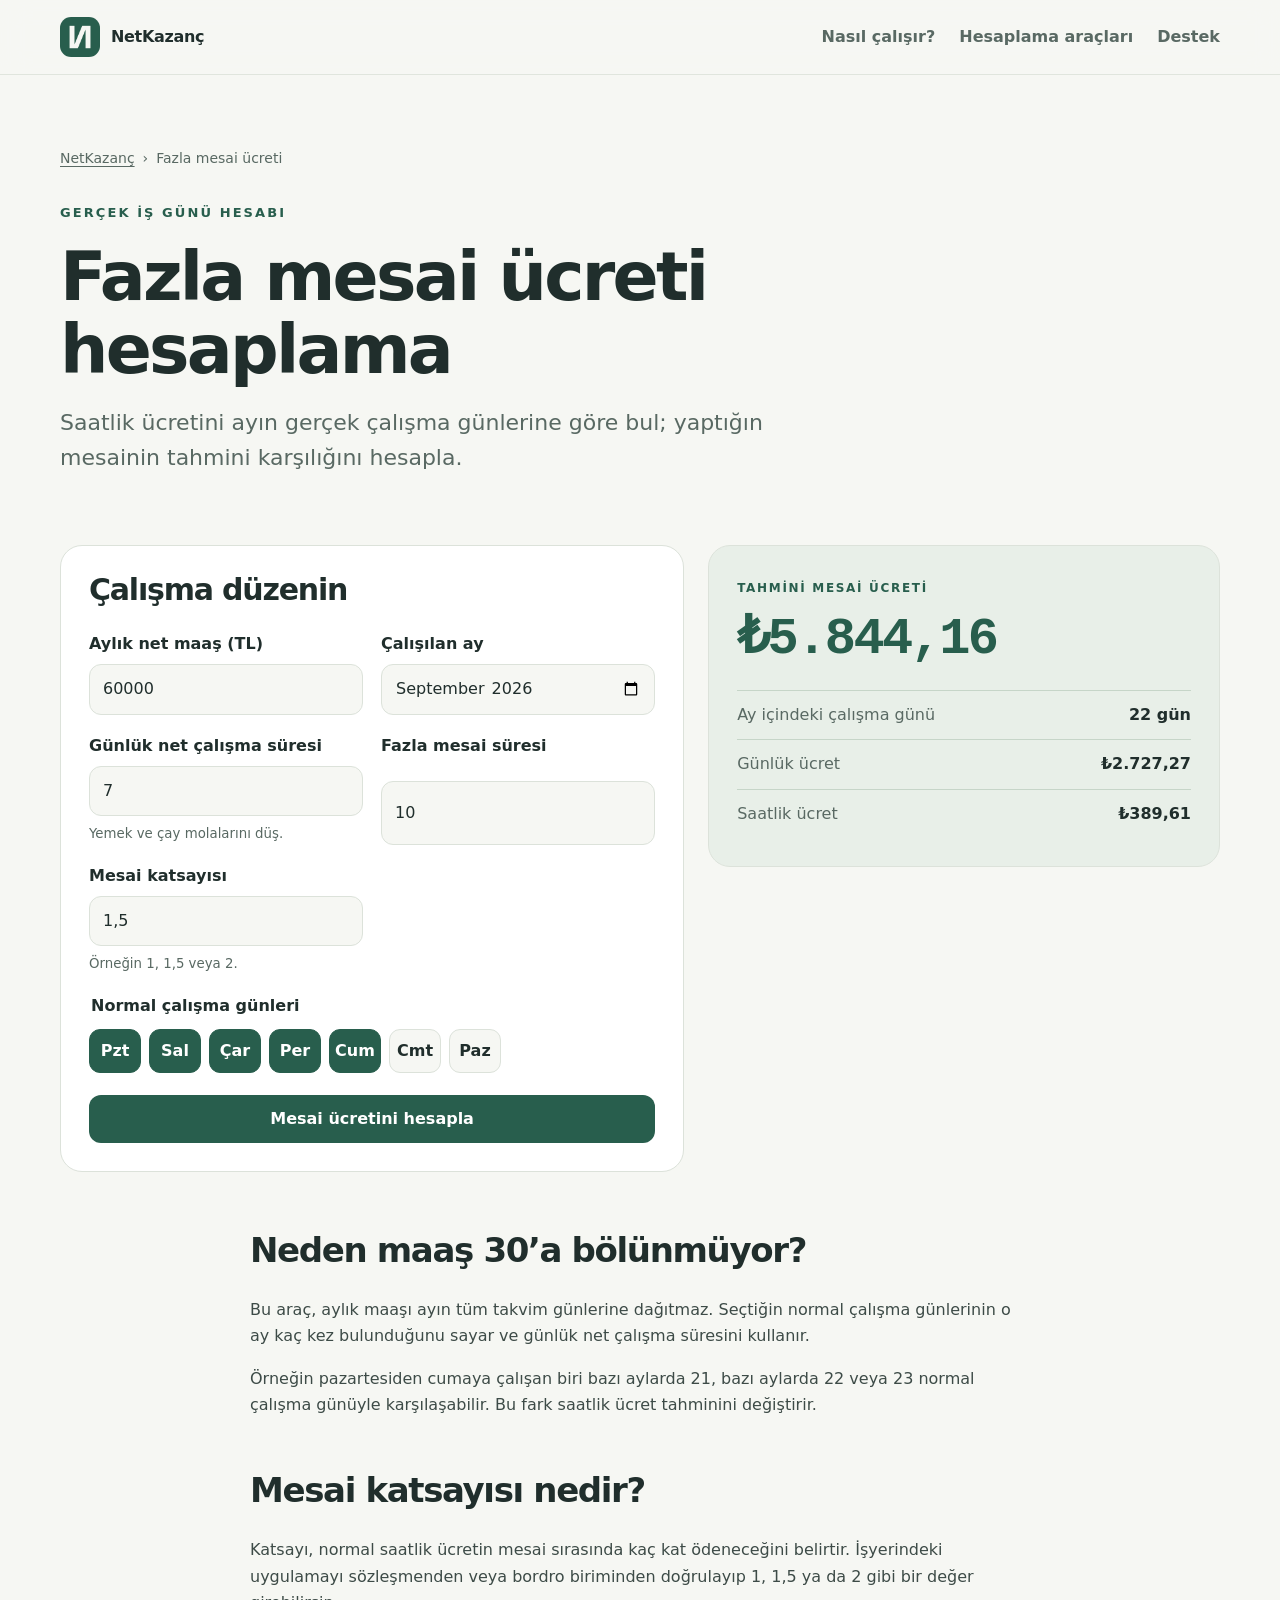
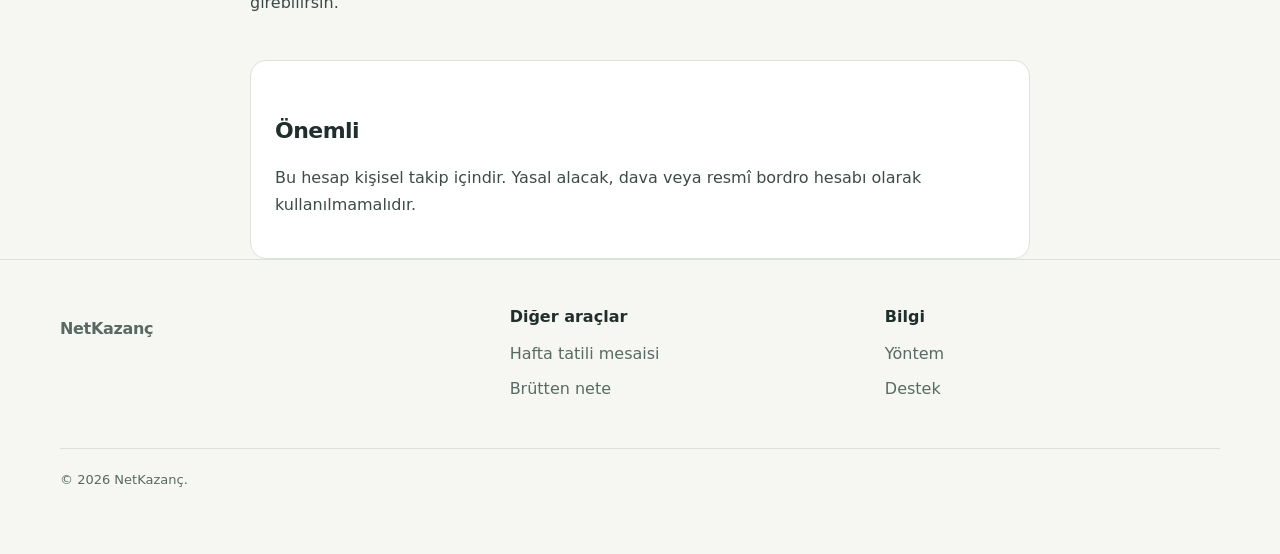
<file: fazla-mesai-ucreti-hesaplama/index.html>
<!doctype html>
<html lang="tr">
<head>
  <meta charset="utf-8"><meta name="viewport" content="width=device-width,initial-scale=1">
  <title>Fazla Mesai Ücreti Hesaplama 2026 | NetKazanç</title>
  <meta name="description" content="Maaşını, çalışma günlerini, günlük net çalışma süreni ve mesai katsayını gir; fazla mesai ücretini ayın gerçek iş günü sayısıyla hesapla.">
  <link rel="canonical" href="https://yasin765418.github.io/netkazanc-destek/fazla-mesai-ucreti-hesaplama/">
  <meta property="og:title" content="Fazla mesai ücreti hesaplama"><meta property="og:description" content="Ayı 30’a bölmeden, gerçek çalışma günlerine göre hesapla."><meta property="og:type" content="website">
  <meta name="theme-color" content="#285e4d"><link rel="icon" href="../assets/images/app-icon.png"><link rel="stylesheet" href="../assets/site.css">
</head>
<body>
  <a class="skip" href="#icerik">İçeriğe geç</a>
  <header class="site-header"><nav class="nav wrap" aria-label="Ana menü"><a class="brand" href="../"><img src="../assets/images/app-icon.png" alt="" width="40" height="40">NetKazanç</a><button class="nav-toggle" type="button" aria-expanded="false" aria-controls="nav-links">Menü</button><div class="nav-links" id="nav-links"><a href="../#nasil-calisir">Nasıl çalışır?</a><a href="../#hesaplama-araclari">Hesaplama araçları</a><a href="../destek/">Destek</a></div></nav></header>
  <main id="icerik">
    <header class="page-hero wrap"><nav class="breadcrumbs" aria-label="İçerik yolu"><a href="../">NetKazanç</a><span>›</span><span>Fazla mesai ücreti</span></nav><p class="eyebrow">Gerçek iş günü hesabı</p><h1>Fazla mesai ücreti hesaplama</h1><p class="lead">Saatlik ücretini ayın gerçek çalışma günlerine göre bul; yaptığın mesainin tahmini karşılığını hesapla.</p></header>
    <section class="wrap calculator-layout">
      <form class="calculator" data-calc="overtime">
        <h2 style="font-size:30px">Çalışma düzenin</h2>
        <div class="fields">
          <div class="field"><label for="netSalary">Aylık net maaş (TL)</label><input id="netSalary" inputmode="decimal" value="60000"></div>
          <div class="field"><label for="workMonth">Çalışılan ay</label><input id="workMonth" type="month" value="2026-09"></div>
          <div class="field"><label for="dailyHours">Günlük net çalışma süresi</label><input id="dailyHours" inputmode="decimal" value="7"><small>Yemek ve çay molalarını düş.</small></div>
          <div class="field"><label for="overtimeHours">Fazla mesai süresi</label><input id="overtimeHours" inputmode="decimal" value="10"></div>
          <div class="field"><label for="factor">Mesai katsayısı</label><input id="factor" inputmode="decimal" value="1,5"><small>Örneğin 1, 1,5 veya 2.</small></div>
          <fieldset class="field full"><legend>Normal çalışma günleri</legend><div class="check-row"><label><input type="checkbox" name="workday" value="1" checked><span>Pzt</span></label><label><input type="checkbox" name="workday" value="2" checked><span>Sal</span></label><label><input type="checkbox" name="workday" value="3" checked><span>Çar</span></label><label><input type="checkbox" name="workday" value="4" checked><span>Per</span></label><label><input type="checkbox" name="workday" value="5" checked><span>Cum</span></label><label><input type="checkbox" name="workday" value="6"><span>Cmt</span></label><label><input type="checkbox" name="workday" value="7"><span>Paz</span></label></div></fieldset>
        </div>
        <button class="calc-action" type="submit">Mesai ücretini hesapla</button>
      </form>
      <aside class="result-card" aria-live="polite"><span class="result-label">Tahmini mesai ücreti</span><output class="result-main" id="overtimeValue">—</output><dl class="result-list"><div><dt>Ay içindeki çalışma günü</dt><dd id="workdays">—</dd></div><div><dt>Günlük ücret</dt><dd id="dailyValue">—</dd></div><div><dt>Saatlik ücret</dt><dd id="hourly">—</dd></div></dl></aside>
    </section>
    <section class="wrap article"><h2>Neden maaş 30’a bölünmüyor?</h2><p>Bu araç, aylık maaşı ayın tüm takvim günlerine dağıtmaz. Seçtiğin normal çalışma günlerinin o ay kaç kez bulunduğunu sayar ve günlük net çalışma süresini kullanır.</p><p>Örneğin pazartesiden cumaya çalışan biri bazı aylarda 21, bazı aylarda 22 veya 23 normal çalışma günüyle karşılaşabilir. Bu fark saatlik ücret tahminini değiştirir.</p><h2>Mesai katsayısı nedir?</h2><p>Katsayı, normal saatlik ücretin mesai sırasında kaç kat ödeneceğini belirtir. İşyerindeki uygulamayı sözleşmenden veya bordro biriminden doğrulayıp 1, 1,5 ya da 2 gibi bir değer girebilirsin.</p><div class="source-box"><h3>Önemli</h3><p>Bu hesap kişisel takip içindir. Yasal alacak, dava veya resmî bordro hesabı olarak kullanılmamalıdır.</p></div></section>
  </main>
  <footer class="site-footer"><div class="wrap"><div class="footer-grid"><div><a class="brand" href="../">NetKazanç</a></div><div><h3>Diğer araçlar</h3><a href="../hafta-tatili-mesai-hesaplama/">Hafta tatili mesaisi</a><a href="../brutten-nete-maas-hesaplama/">Brütten nete</a></div><div><h3>Bilgi</h3><a href="../hesaplama-yontemi/">Yöntem</a><a href="../destek/">Destek</a></div></div><p class="footer-note">© <span data-year>2026</span> NetKazanç.</p></div></footer>
  <script src="../assets/site.js" defer></script><script src="../assets/calculators.js" defer></script>
</body></html>
</file>
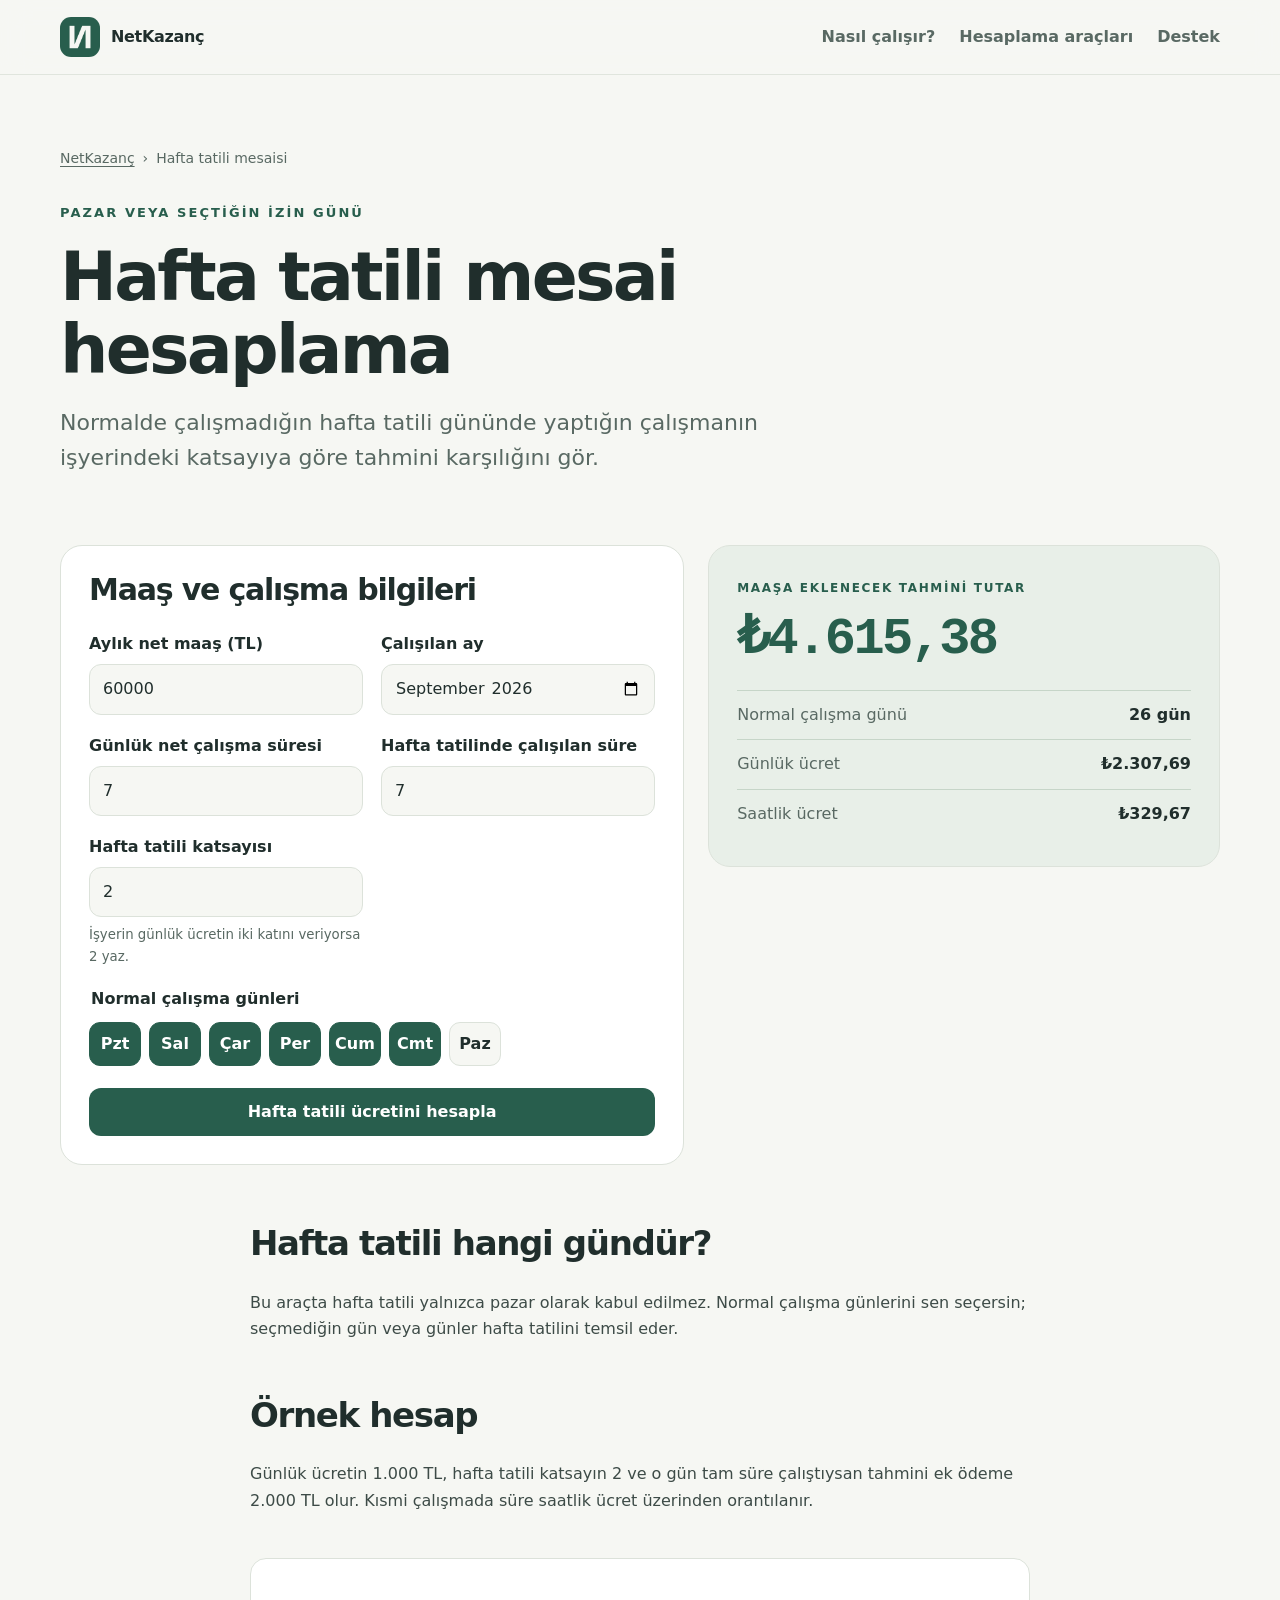
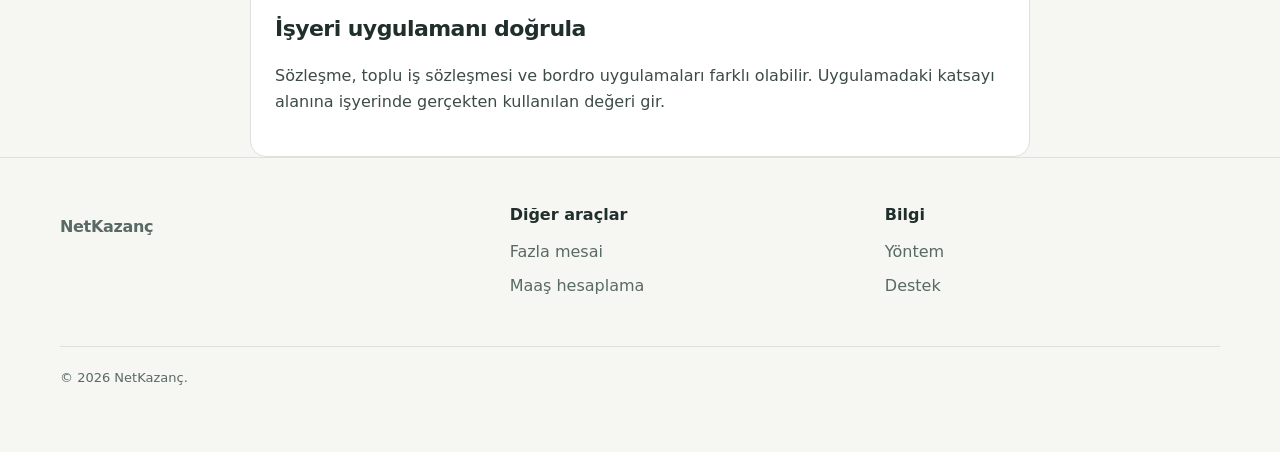
<file: hafta-tatili-mesai-hesaplama/index.html>
<!doctype html>
<html lang="tr">
<head>
  <meta charset="utf-8"><meta name="viewport" content="width=device-width,initial-scale=1">
  <title>Hafta Tatili Mesai Ücreti Hesaplama | NetKazanç</title>
  <meta name="description" content="Pazar veya seçtiğin hafta tatili gününde çalışmanın tahmini karşılığını, aylık gerçek çalışma günü ve işyeri mesai katsayısıyla hesapla.">
  <link rel="canonical" href="https://yasin765418.github.io/netkazanc-destek/hafta-tatili-mesai-hesaplama/">
  <meta property="og:title" content="Hafta tatili mesai hesaplama"><meta property="og:description" content="İzin gününde çalışmanın tahmini ücretini hesapla."><meta property="og:type" content="website">
  <meta name="theme-color" content="#285e4d"><link rel="icon" href="../assets/images/app-icon.png"><link rel="stylesheet" href="../assets/site.css">
</head>
<body>
  <a class="skip" href="#icerik">İçeriğe geç</a>
  <header class="site-header"><nav class="nav wrap" aria-label="Ana menü"><a class="brand" href="../"><img src="../assets/images/app-icon.png" alt="" width="40" height="40">NetKazanç</a><button class="nav-toggle" type="button" aria-expanded="false" aria-controls="nav-links">Menü</button><div class="nav-links" id="nav-links"><a href="../#nasil-calisir">Nasıl çalışır?</a><a href="../#hesaplama-araclari">Hesaplama araçları</a><a href="../destek/">Destek</a></div></nav></header>
  <main id="icerik">
    <header class="page-hero wrap"><nav class="breadcrumbs" aria-label="İçerik yolu"><a href="../">NetKazanç</a><span>›</span><span>Hafta tatili mesaisi</span></nav><p class="eyebrow">Pazar veya seçtiğin izin günü</p><h1>Hafta tatili mesai hesaplama</h1><p class="lead">Normalde çalışmadığın hafta tatili gününde yaptığın çalışmanın işyerindeki katsayıya göre tahmini karşılığını gör.</p></header>
    <section class="wrap calculator-layout">
      <form class="calculator" data-calc="rest-day">
        <h2 style="font-size:30px">Maaş ve çalışma bilgileri</h2>
        <div class="fields">
          <div class="field"><label for="netSalary">Aylık net maaş (TL)</label><input id="netSalary" inputmode="decimal" value="60000"></div>
          <div class="field"><label for="workMonth">Çalışılan ay</label><input id="workMonth" type="month" value="2026-09"></div>
          <div class="field"><label for="dailyHours">Günlük net çalışma süresi</label><input id="dailyHours" inputmode="decimal" value="7"></div>
          <div class="field"><label for="overtimeHours">Hafta tatilinde çalışılan süre</label><input id="overtimeHours" inputmode="decimal" value="7"></div>
          <div class="field"><label for="factor">Hafta tatili katsayısı</label><input id="factor" inputmode="decimal" value="2"><small>İşyerin günlük ücretin iki katını veriyorsa 2 yaz.</small></div>
          <fieldset class="field full"><legend>Normal çalışma günleri</legend><div class="check-row"><label><input type="checkbox" name="workday" value="1" checked><span>Pzt</span></label><label><input type="checkbox" name="workday" value="2" checked><span>Sal</span></label><label><input type="checkbox" name="workday" value="3" checked><span>Çar</span></label><label><input type="checkbox" name="workday" value="4" checked><span>Per</span></label><label><input type="checkbox" name="workday" value="5" checked><span>Cum</span></label><label><input type="checkbox" name="workday" value="6" checked><span>Cmt</span></label><label><input type="checkbox" name="workday" value="7"><span>Paz</span></label></div></fieldset>
        </div>
        <button class="calc-action" type="submit">Hafta tatili ücretini hesapla</button>
      </form>
      <aside class="result-card" aria-live="polite"><span class="result-label">Maaşa eklenecek tahmini tutar</span><output class="result-main" id="overtimeValue">—</output><dl class="result-list"><div><dt>Normal çalışma günü</dt><dd id="workdays">—</dd></div><div><dt>Günlük ücret</dt><dd id="dailyValue">—</dd></div><div><dt>Saatlik ücret</dt><dd id="hourly">—</dd></div></dl></aside>
    </section>
    <section class="wrap article"><h2>Hafta tatili hangi gündür?</h2><p>Bu araçta hafta tatili yalnızca pazar olarak kabul edilmez. Normal çalışma günlerini sen seçersin; seçmediğin gün veya günler hafta tatilini temsil eder.</p><h2>Örnek hesap</h2><p>Günlük ücretin 1.000 TL, hafta tatili katsayın 2 ve o gün tam süre çalıştıysan tahmini ek ödeme 2.000 TL olur. Kısmi çalışmada süre saatlik ücret üzerinden orantılanır.</p><div class="source-box"><h3>İşyeri uygulamanı doğrula</h3><p>Sözleşme, toplu iş sözleşmesi ve bordro uygulamaları farklı olabilir. Uygulamadaki katsayı alanına işyerinde gerçekten kullanılan değeri gir.</p></div></section>
  </main>
  <footer class="site-footer"><div class="wrap"><div class="footer-grid"><div><a class="brand" href="../">NetKazanç</a></div><div><h3>Diğer araçlar</h3><a href="../fazla-mesai-ucreti-hesaplama/">Fazla mesai</a><a href="../maas-hesaplama-2026/">Maaş hesaplama</a></div><div><h3>Bilgi</h3><a href="../hesaplama-yontemi/">Yöntem</a><a href="../destek/">Destek</a></div></div><p class="footer-note">© <span data-year>2026</span> NetKazanç.</p></div></footer>
  <script src="../assets/site.js" defer></script><script src="../assets/calculators.js" defer></script>
</body></html>
</file>
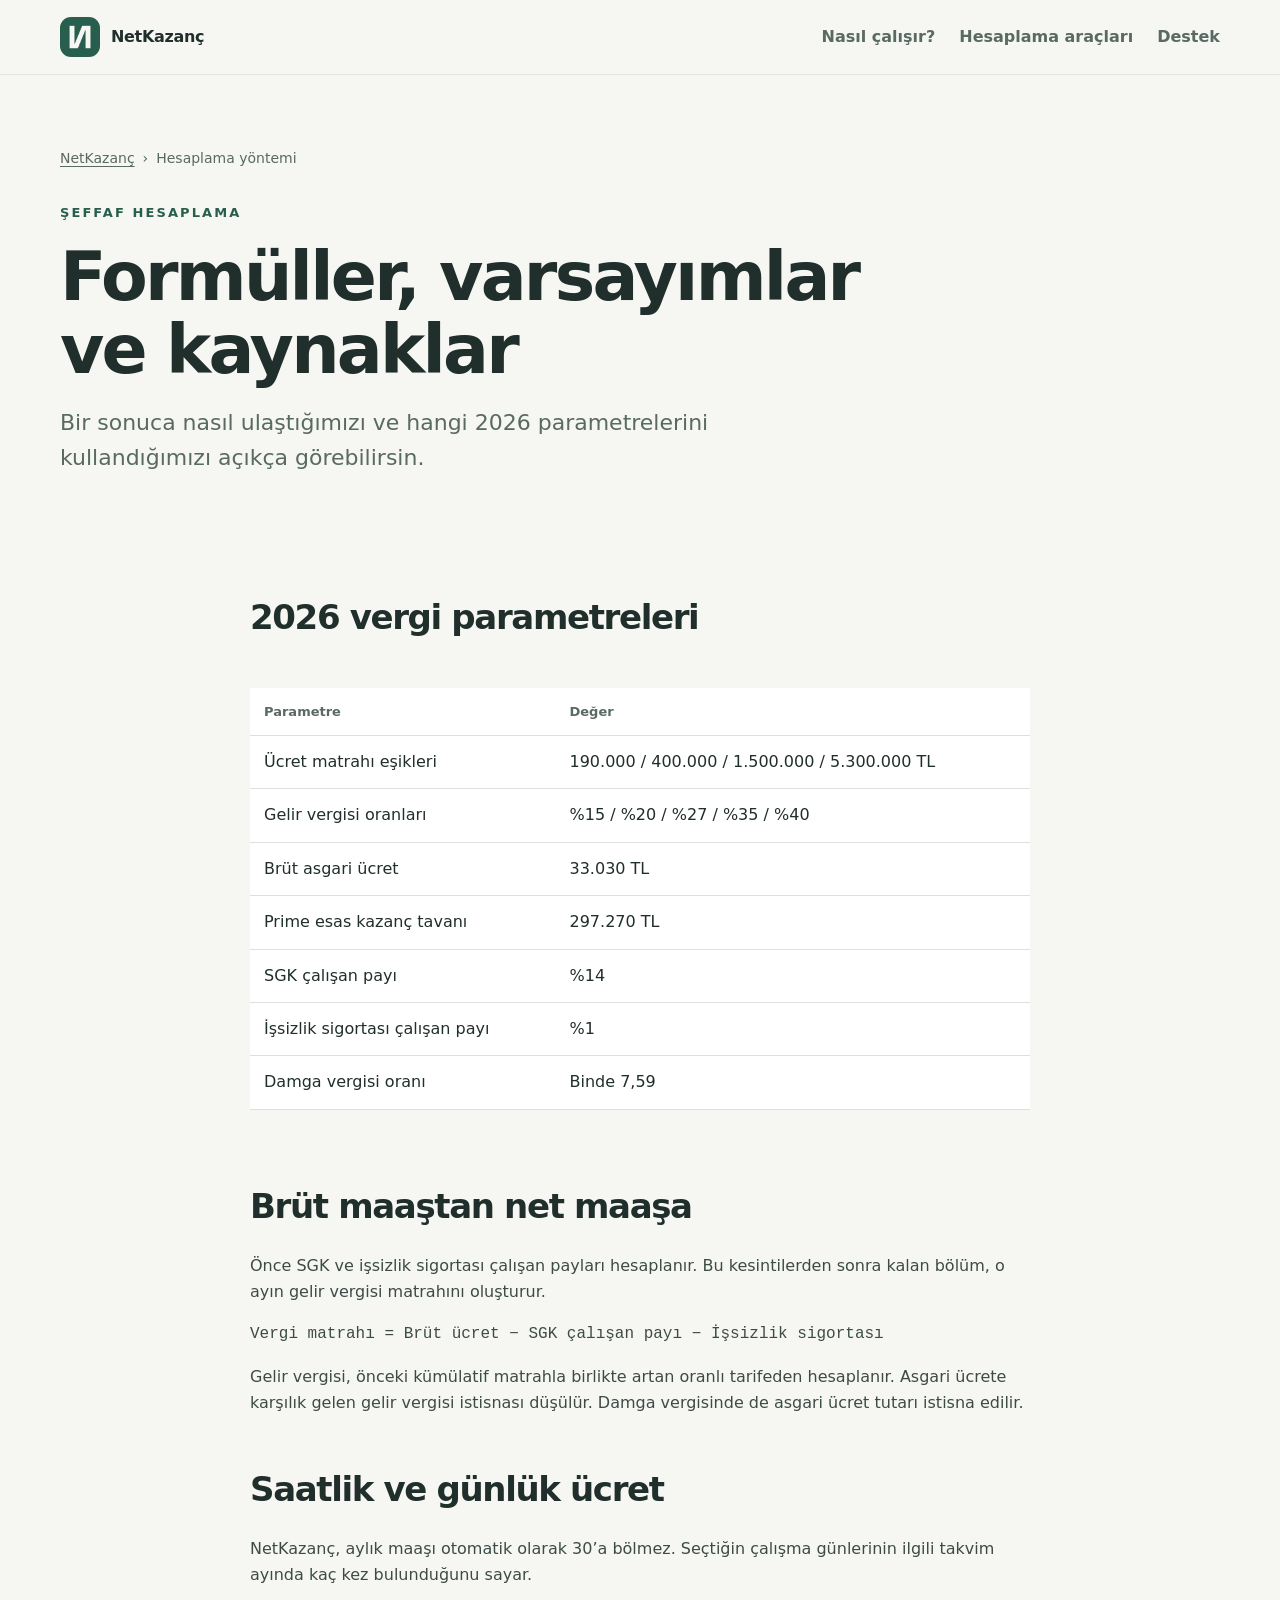
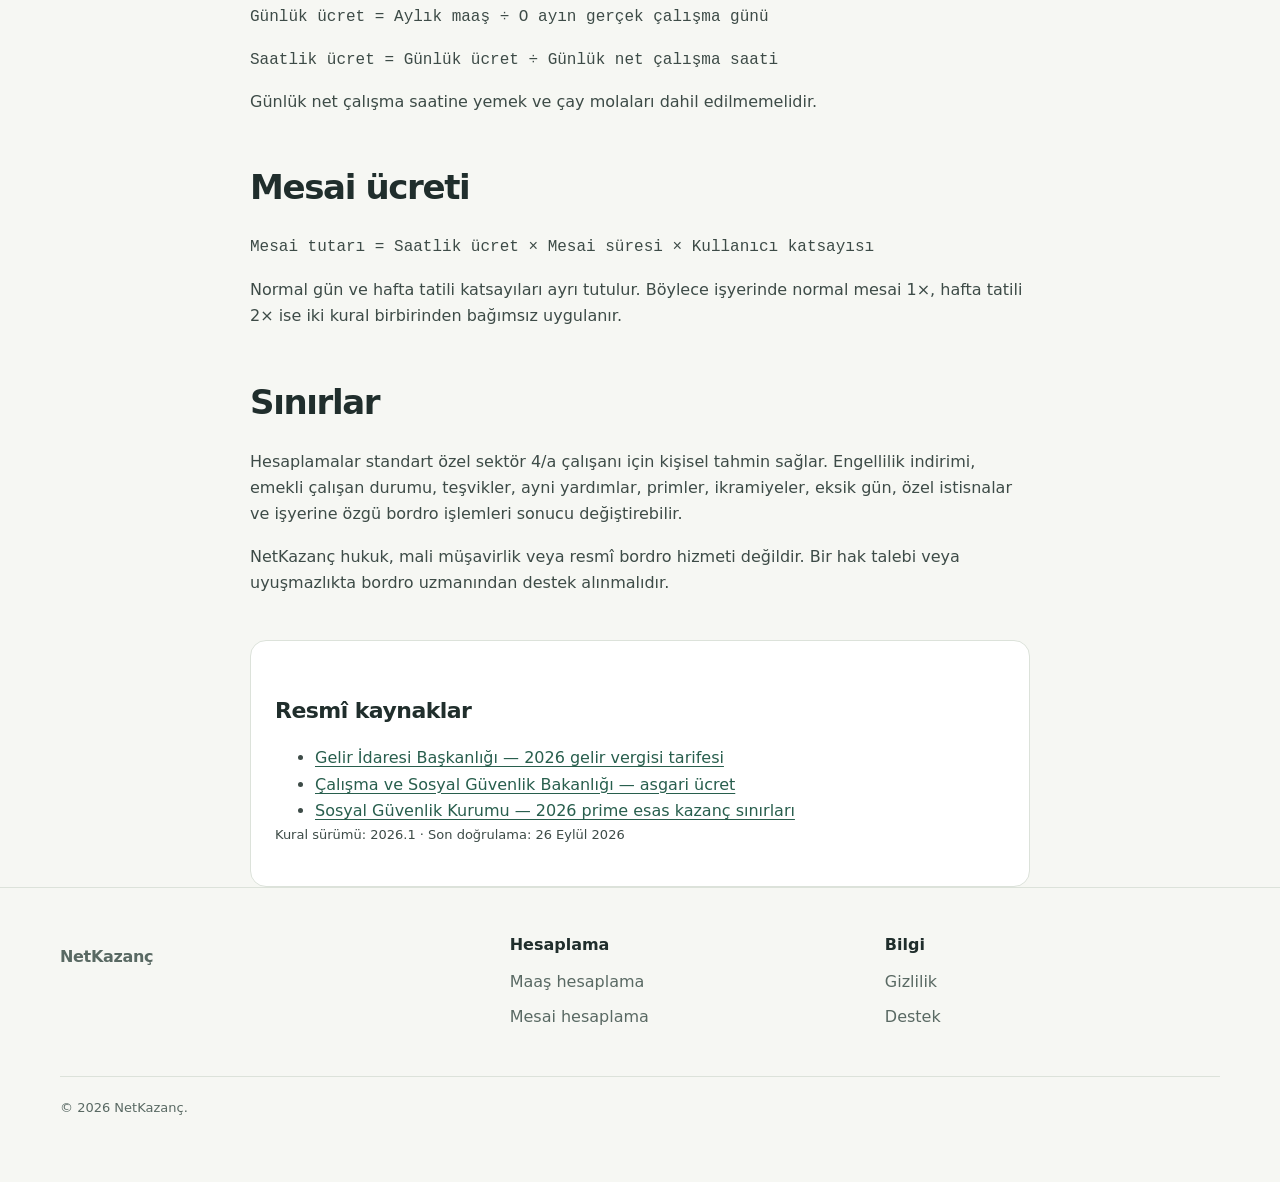
<file: hesaplama-yontemi/index.html>
<!doctype html>
<html lang="tr">
<head>
  <meta charset="utf-8"><meta name="viewport" content="width=device-width,initial-scale=1">
  <title>NetKazanç Hesaplama Yöntemi ve 2026 Kaynakları</title>
  <meta name="description" content="NetKazanç maaş, vergi ve mesai hesaplarında kullanılan 2026 parametrelerini, formülleri, varsayımları ve resmî kaynakları incele.">
  <link rel="canonical" href="https://yasin765418.github.io/netkazanc-destek/hesaplama-yontemi/">
  <meta name="theme-color" content="#285e4d"><link rel="icon" href="../assets/images/app-icon.png"><link rel="stylesheet" href="../assets/site.css">
</head>
<body>
  <a class="skip" href="#icerik">İçeriğe geç</a>
  <header class="site-header"><nav class="nav wrap" aria-label="Ana menü"><a class="brand" href="../"><img src="../assets/images/app-icon.png" alt="" width="40" height="40">NetKazanç</a><button class="nav-toggle" type="button" aria-expanded="false" aria-controls="nav-links">Menü</button><div class="nav-links" id="nav-links"><a href="../#nasil-calisir">Nasıl çalışır?</a><a href="../#hesaplama-araclari">Hesaplama araçları</a><a href="../destek/">Destek</a></div></nav></header>
  <main id="icerik">
    <header class="page-hero wrap"><nav class="breadcrumbs" aria-label="İçerik yolu"><a href="../">NetKazanç</a><span>›</span><span>Hesaplama yöntemi</span></nav><p class="eyebrow">Şeffaf hesaplama</p><h1>Formüller, varsayımlar ve kaynaklar</h1><p class="lead">Bir sonuca nasıl ulaştığımızı ve hangi 2026 parametrelerini kullandığımızı açıkça görebilirsin.</p></header>
    <article class="article wrap">
      <h2>2026 vergi parametreleri</h2>
      <div class="table-wrap"><table><thead><tr><th>Parametre</th><th>Değer</th></tr></thead><tbody><tr><td>Ücret matrahı eşikleri</td><td>190.000 / 400.000 / 1.500.000 / 5.300.000 TL</td></tr><tr><td>Gelir vergisi oranları</td><td>%15 / %20 / %27 / %35 / %40</td></tr><tr><td>Brüt asgari ücret</td><td>33.030 TL</td></tr><tr><td>Prime esas kazanç tavanı</td><td>297.270 TL</td></tr><tr><td>SGK çalışan payı</td><td>%14</td></tr><tr><td>İşsizlik sigortası çalışan payı</td><td>%1</td></tr><tr><td>Damga vergisi oranı</td><td>Binde 7,59</td></tr></tbody></table></div>

      <h2>Brüt maaştan net maaşa</h2>
      <p>Önce SGK ve işsizlik sigortası çalışan payları hesaplanır. Bu kesintilerden sonra kalan bölüm, o ayın gelir vergisi matrahını oluşturur.</p>
      <p class="mono">Vergi matrahı = Brüt ücret − SGK çalışan payı − İşsizlik sigortası</p>
      <p>Gelir vergisi, önceki kümülatif matrahla birlikte artan oranlı tarifeden hesaplanır. Asgari ücrete karşılık gelen gelir vergisi istisnası düşülür. Damga vergisinde de asgari ücret tutarı istisna edilir.</p>

      <h2>Saatlik ve günlük ücret</h2>
      <p>NetKazanç, aylık maaşı otomatik olarak 30’a bölmez. Seçtiğin çalışma günlerinin ilgili takvim ayında kaç kez bulunduğunu sayar.</p>
      <p class="mono">Günlük ücret = Aylık maaş ÷ O ayın gerçek çalışma günü</p>
      <p class="mono">Saatlik ücret = Günlük ücret ÷ Günlük net çalışma saati</p>
      <p>Günlük net çalışma saatine yemek ve çay molaları dahil edilmemelidir.</p>

      <h2>Mesai ücreti</h2>
      <p class="mono">Mesai tutarı = Saatlik ücret × Mesai süresi × Kullanıcı katsayısı</p>
      <p>Normal gün ve hafta tatili katsayıları ayrı tutulur. Böylece işyerinde normal mesai 1×, hafta tatili 2× ise iki kural birbirinden bağımsız uygulanır.</p>

      <h2>Sınırlar</h2>
      <p>Hesaplamalar standart özel sektör 4/a çalışanı için kişisel tahmin sağlar. Engellilik indirimi, emekli çalışan durumu, teşvikler, ayni yardımlar, primler, ikramiyeler, eksik gün, özel istisnalar ve işyerine özgü bordro işlemleri sonucu değiştirebilir.</p>
      <p>NetKazanç hukuk, mali müşavirlik veya resmî bordro hizmeti değildir. Bir hak talebi veya uyuşmazlıkta bordro uzmanından destek alınmalıdır.</p>

      <div class="source-box"><h3>Resmî kaynaklar</h3><ul><li><a href="https://cdn.gib.gov.tr/api/gibportal-file/file/getFileResources?objectKey=arsiv%2Fyardim-kaynaklar%2Fyararli-bilgiler%2Fgelir-vergisi-tarifeleri%2Fgelir-vergisi-tarifesi-2026.pdf" rel="external">Gelir İdaresi Başkanlığı — 2026 gelir vergisi tarifesi</a></li><li><a href="https://www.csgb.gov.tr/poco-pages/asgari-ucret/" rel="external">Çalışma ve Sosyal Güvenlik Bakanlığı — asgari ücret</a></li><li><a href="https://www.sgk.gov.tr/Content/Post/2e0c9e1a-2cfe-4456-af10-49d3de0c58ba/Prime-Esas-Kazanc-Miktarlari-2026-01-14-10-35-39" rel="external">Sosyal Güvenlik Kurumu — 2026 prime esas kazanç sınırları</a></li></ul><p class="fine">Kural sürümü: 2026.1 · Son doğrulama: 26 Eylül 2026</p></div>
    </article>
  </main>
  <footer class="site-footer"><div class="wrap"><div class="footer-grid"><div><a class="brand" href="../">NetKazanç</a></div><div><h3>Hesaplama</h3><a href="../maas-hesaplama-2026/">Maaş hesaplama</a><a href="../fazla-mesai-ucreti-hesaplama/">Mesai hesaplama</a></div><div><h3>Bilgi</h3><a href="../privacy/">Gizlilik</a><a href="../destek/">Destek</a></div></div><p class="footer-note">© <span data-year>2026</span> NetKazanç.</p></div></footer>
  <script src="../assets/site.js" defer></script>
</body></html>
</file>
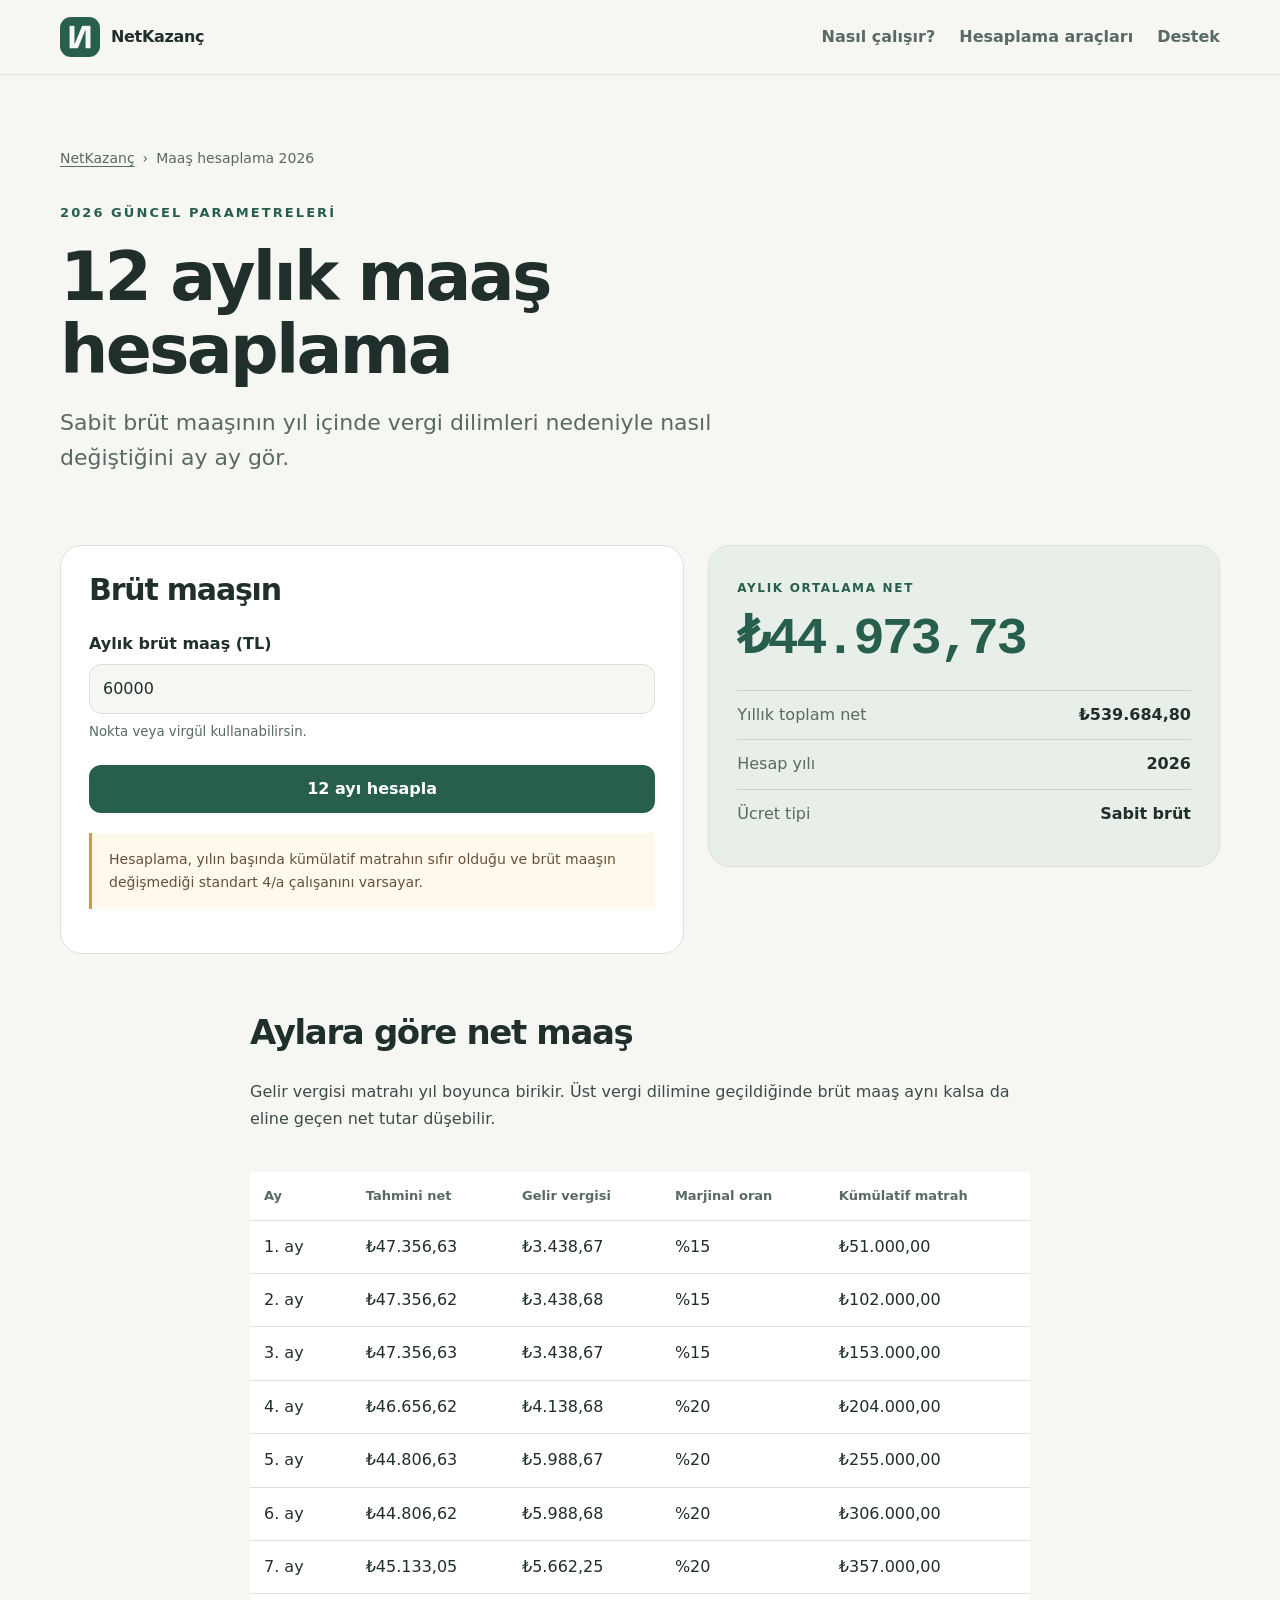
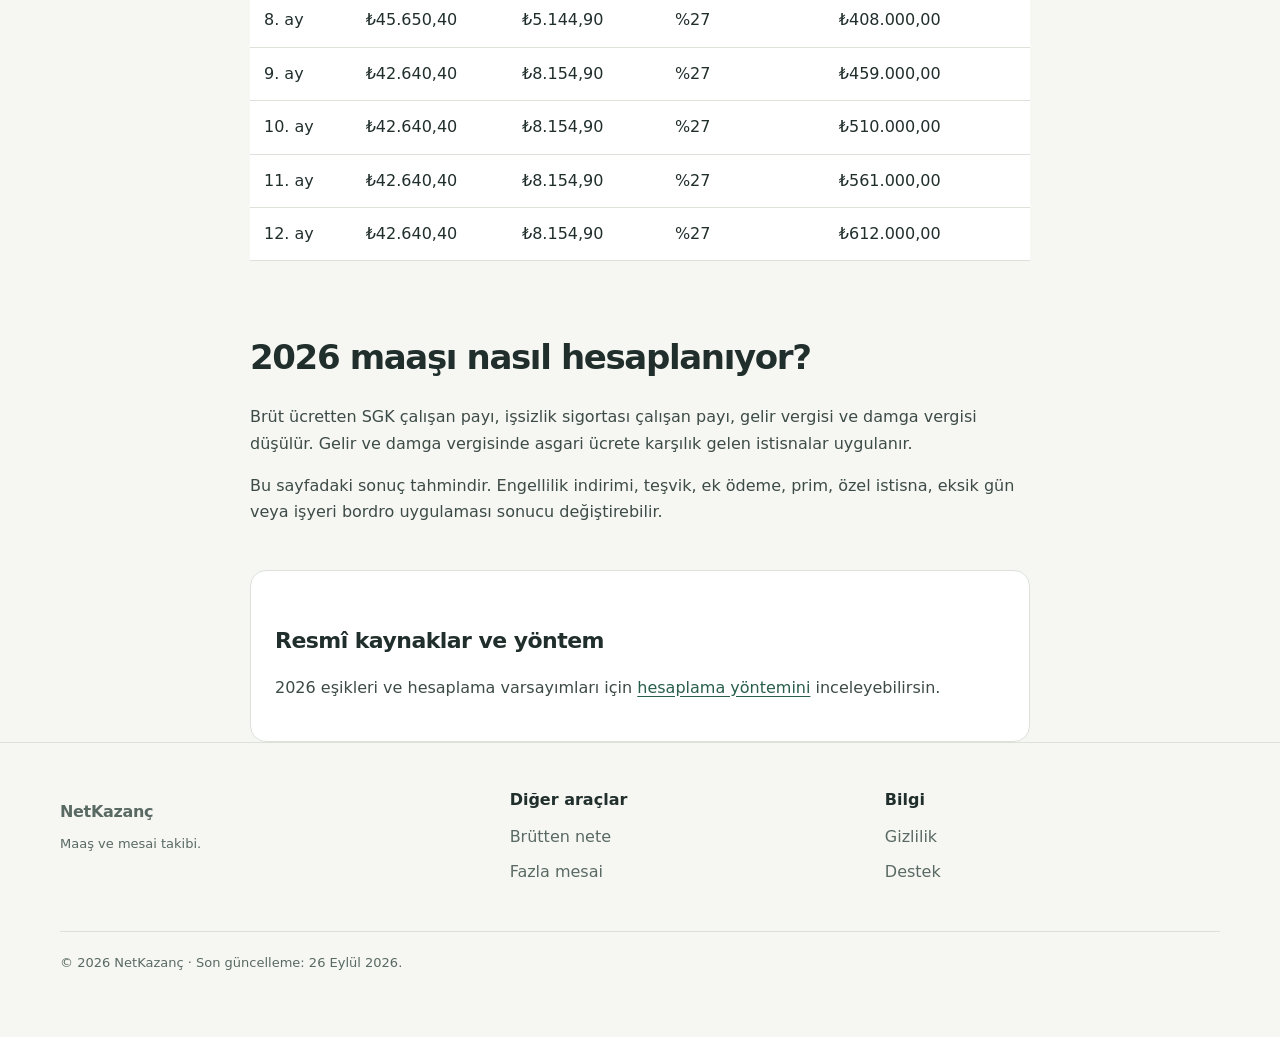
<file: maas-hesaplama-2026/index.html>
<!doctype html>
<html lang="tr">
<head>
  <meta charset="utf-8"><meta name="viewport" content="width=device-width,initial-scale=1">
  <title>Maaş Hesaplama 2026 — 12 Aylık Net Maaş | NetKazanç</title>
  <meta name="description" content="2026 brüt maaşını gir; vergi dilimi değişimleriyle 12 aylık tahmini net maaşını, gelir vergisini ve kümülatif matrahını ücretsiz hesapla.">
  <link rel="canonical" href="https://yasin765418.github.io/netkazanc-destek/maas-hesaplama-2026/">
  <meta property="og:title" content="2026 maaş hesaplama"><meta property="og:description" content="Vergi dilimi değişimleriyle 12 aylık tahmini net maaş tablosu."><meta property="og:type" content="website">
  <meta name="theme-color" content="#285e4d"><link rel="icon" href="../assets/images/app-icon.png"><link rel="stylesheet" href="../assets/site.css">
</head>
<body>
  <a class="skip" href="#icerik">İçeriğe geç</a>
  <header class="site-header"><nav class="nav wrap" aria-label="Ana menü"><a class="brand" href="../"><img src="../assets/images/app-icon.png" alt="" width="40" height="40">NetKazanç</a><button class="nav-toggle" type="button" aria-expanded="false" aria-controls="nav-links">Menü</button><div class="nav-links" id="nav-links"><a href="../#nasil-calisir">Nasıl çalışır?</a><a href="../#hesaplama-araclari">Hesaplama araçları</a><a href="../destek/">Destek</a></div></nav></header>
  <main id="icerik">
    <header class="page-hero wrap">
      <nav class="breadcrumbs" aria-label="İçerik yolu"><a href="../">NetKazanç</a><span>›</span><span>Maaş hesaplama 2026</span></nav>
      <p class="eyebrow">2026 güncel parametreleri</p><h1>12 aylık maaş hesaplama</h1>
      <p class="lead">Sabit brüt maaşının yıl içinde vergi dilimleri nedeniyle nasıl değiştiğini ay ay gör.</p>
    </header>
    <section class="wrap calculator-layout" aria-label="Maaş hesaplama aracı">
      <form class="calculator" data-calc="annual">
        <h2 style="font-size:30px">Brüt maaşın</h2>
        <div class="fields"><div class="field full"><label for="annualGross">Aylık brüt maaş (TL)</label><input id="annualGross" inputmode="decimal" value="60000" autocomplete="off"><small>Nokta veya virgül kullanabilirsin.</small></div></div>
        <button class="calc-action" type="submit">12 ayı hesapla</button>
        <p class="notice">Hesaplama, yılın başında kümülatif matrahın sıfır olduğu ve brüt maaşın değişmediği standart 4/a çalışanını varsayar.</p>
      </form>
      <aside class="result-card" aria-live="polite">
        <span class="result-label">Aylık ortalama net</span><output class="result-main" id="annualAverage">—</output>
        <dl class="result-list"><div><dt>Yıllık toplam net</dt><dd id="annualTotal">—</dd></div><div><dt>Hesap yılı</dt><dd>2026</dd></div><div><dt>Ücret tipi</dt><dd>Sabit brüt</dd></div></dl>
      </aside>
    </section>
    <section class="wrap article">
      <h2>Aylara göre net maaş</h2><p>Gelir vergisi matrahı yıl boyunca birikir. Üst vergi dilimine geçildiğinde brüt maaş aynı kalsa da eline geçen net tutar düşebilir.</p>
      <div class="table-wrap"><table class="annual-table"><thead><tr><th>Ay</th><th>Tahmini net</th><th>Gelir vergisi</th><th>Marjinal oran</th><th>Kümülatif matrah</th></tr></thead><tbody id="annualRows"></tbody></table></div>
      <h2>2026 maaşı nasıl hesaplanıyor?</h2><p>Brüt ücretten SGK çalışan payı, işsizlik sigortası çalışan payı, gelir vergisi ve damga vergisi düşülür. Gelir ve damga vergisinde asgari ücrete karşılık gelen istisnalar uygulanır.</p>
      <p>Bu sayfadaki sonuç tahmindir. Engellilik indirimi, teşvik, ek ödeme, prim, özel istisna, eksik gün veya işyeri bordro uygulaması sonucu değiştirebilir.</p>
      <div class="source-box"><h3>Resmî kaynaklar ve yöntem</h3><p>2026 eşikleri ve hesaplama varsayımları için <a href="../hesaplama-yontemi/">hesaplama yöntemini</a> inceleyebilirsin.</p></div>
    </section>
  </main>
  <footer class="site-footer"><div class="wrap"><div class="footer-grid"><div><a class="brand" href="../">NetKazanç</a><p class="fine">Maaş ve mesai takibi.</p></div><div><h3>Diğer araçlar</h3><a href="../brutten-nete-maas-hesaplama/">Brütten nete</a><a href="../fazla-mesai-ucreti-hesaplama/">Fazla mesai</a></div><div><h3>Bilgi</h3><a href="../privacy/">Gizlilik</a><a href="../destek/">Destek</a></div></div><p class="footer-note">© <span data-year>2026</span> NetKazanç · Son güncelleme: 26 Eylül 2026.</p></div></footer>
  <script src="../assets/site.js" defer></script><script src="../assets/calculators.js" defer></script>
</body></html>
</file>
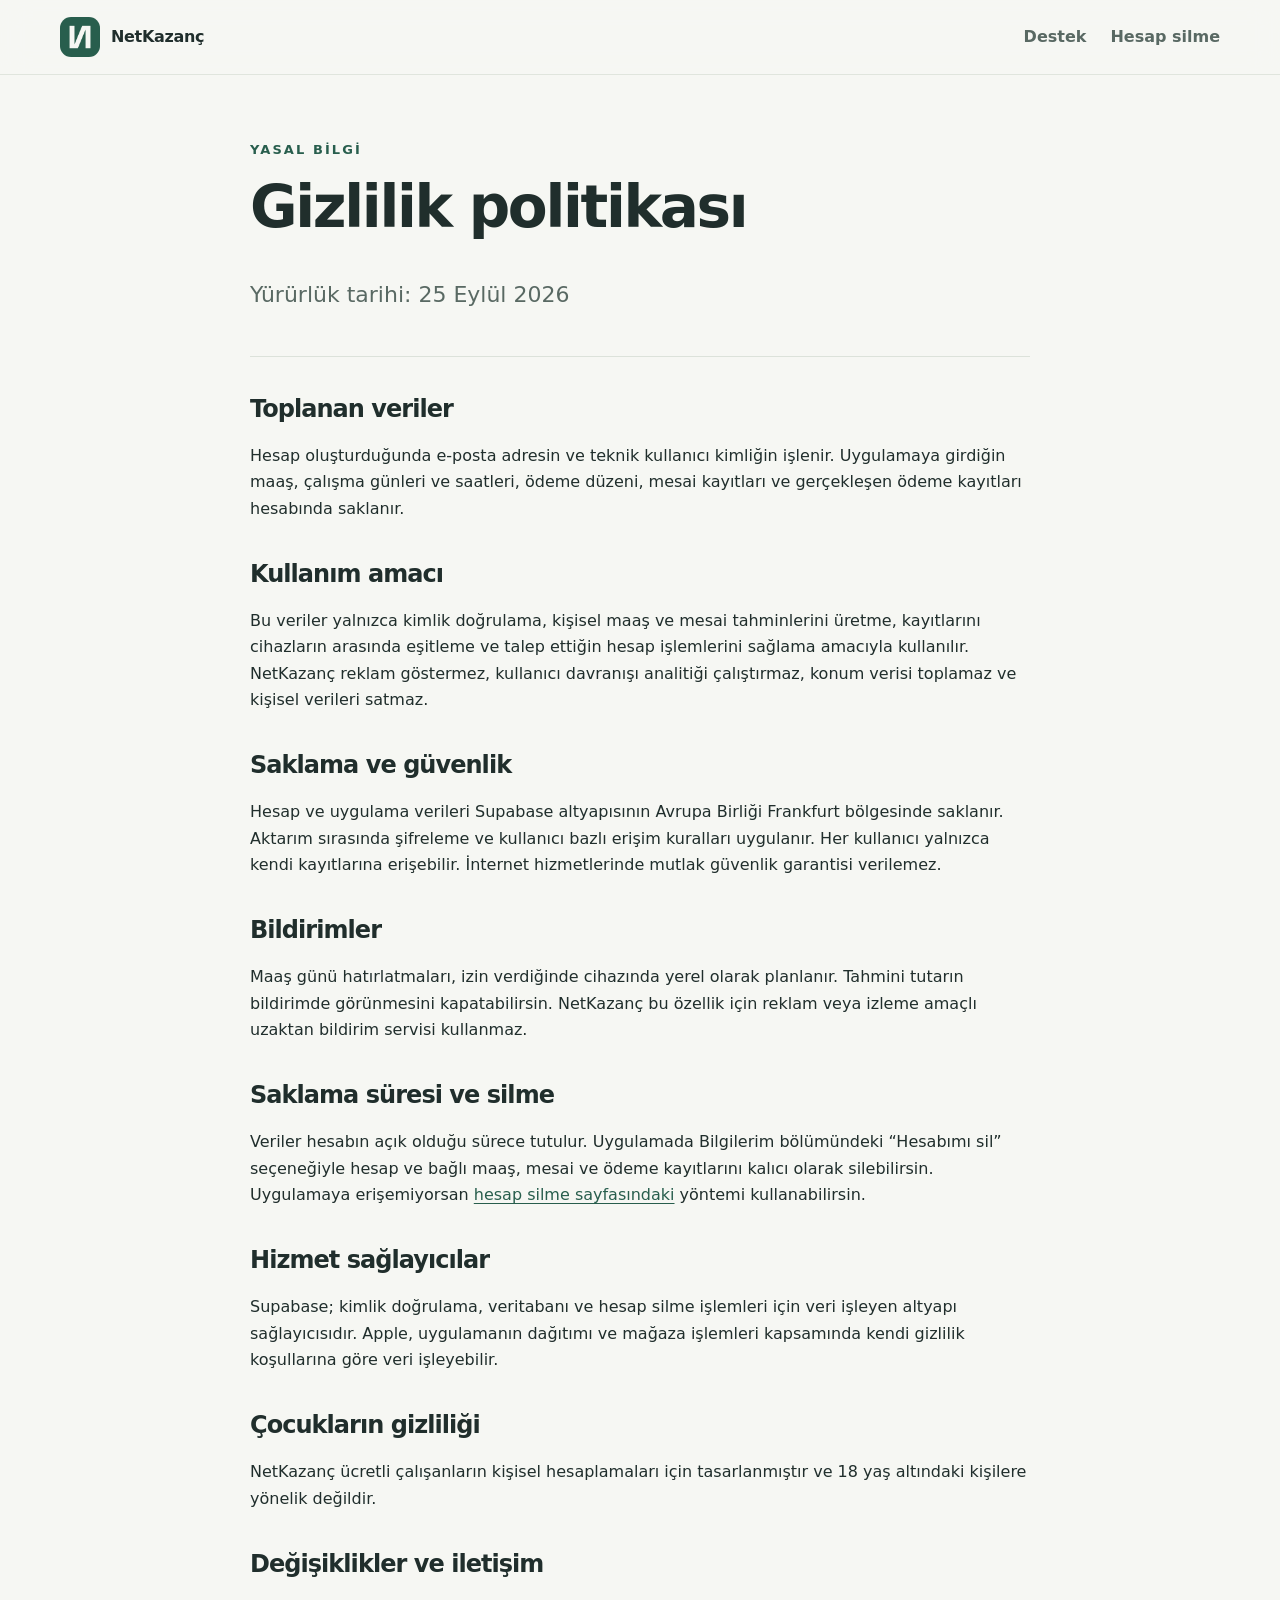
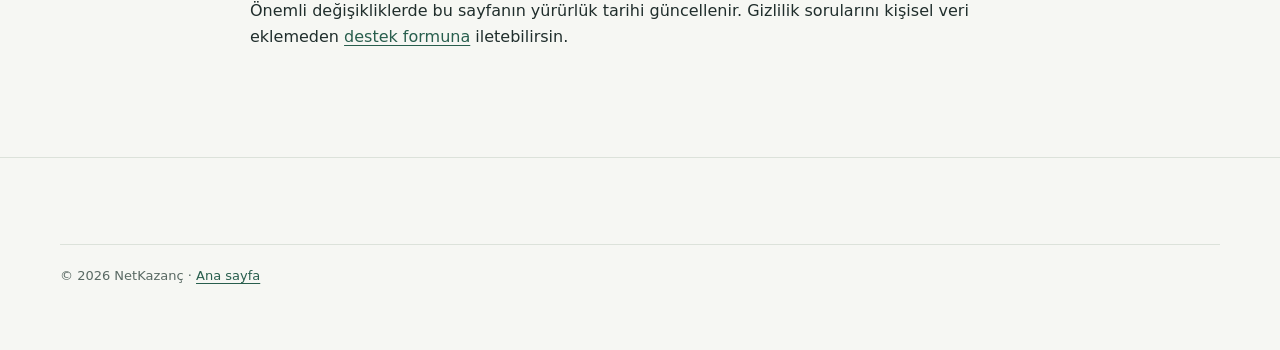
<file: privacy/index.html>
<!doctype html>
<html lang="tr">
<head>
  <meta charset="utf-8"><meta name="viewport" content="width=device-width,initial-scale=1">
  <title>NetKazanç Gizlilik Politikası</title>
  <meta name="description" content="NetKazanç uygulamasının topladığı veriler, kullanım amaçları, güvenlik önlemleri ve hesap silme seçenekleri.">
  <link rel="canonical" href="https://yasin765418.github.io/netkazanc-destek/privacy/">
  <meta name="robots" content="index,follow"><meta name="theme-color" content="#285e4d"><link rel="icon" href="../assets/images/app-icon.png"><link rel="stylesheet" href="../assets/site.css">
</head>
<body>
  <a class="skip" href="#icerik">İçeriğe geç</a>
  <header class="site-header"><nav class="nav wrap"><a class="brand" href="../"><img src="../assets/images/app-icon.png" alt="" width="40" height="40">NetKazanç</a><div class="nav-links" style="display:flex"><a href="../destek/">Destek</a><a href="../delete-account/">Hesap silme</a></div></nav></header>
  <main class="legal" id="icerik"><header><p class="eyebrow">Yasal bilgi</p><h1>Gizlilik politikası</h1><p class="lead">Yürürlük tarihi: 25 Eylül 2026</p></header>
    <h2>Toplanan veriler</h2><p>Hesap oluşturduğunda e-posta adresin ve teknik kullanıcı kimliğin işlenir. Uygulamaya girdiğin maaş, çalışma günleri ve saatleri, ödeme düzeni, mesai kayıtları ve gerçekleşen ödeme kayıtları hesabında saklanır.</p>
    <h2>Kullanım amacı</h2><p>Bu veriler yalnızca kimlik doğrulama, kişisel maaş ve mesai tahminlerini üretme, kayıtlarını cihazların arasında eşitleme ve talep ettiğin hesap işlemlerini sağlama amacıyla kullanılır. NetKazanç reklam göstermez, kullanıcı davranışı analitiği çalıştırmaz, konum verisi toplamaz ve kişisel verileri satmaz.</p>
    <h2>Saklama ve güvenlik</h2><p>Hesap ve uygulama verileri Supabase altyapısının Avrupa Birliği Frankfurt bölgesinde saklanır. Aktarım sırasında şifreleme ve kullanıcı bazlı erişim kuralları uygulanır. Her kullanıcı yalnızca kendi kayıtlarına erişebilir. İnternet hizmetlerinde mutlak güvenlik garantisi verilemez.</p>
    <h2>Bildirimler</h2><p>Maaş günü hatırlatmaları, izin verdiğinde cihazında yerel olarak planlanır. Tahmini tutarın bildirimde görünmesini kapatabilirsin. NetKazanç bu özellik için reklam veya izleme amaçlı uzaktan bildirim servisi kullanmaz.</p>
    <h2>Saklama süresi ve silme</h2><p>Veriler hesabın açık olduğu sürece tutulur. Uygulamada Bilgilerim bölümündeki “Hesabımı sil” seçeneğiyle hesap ve bağlı maaş, mesai ve ödeme kayıtlarını kalıcı olarak silebilirsin. Uygulamaya erişemiyorsan <a href="../delete-account/">hesap silme sayfasındaki</a> yöntemi kullanabilirsin.</p>
    <h2>Hizmet sağlayıcılar</h2><p>Supabase; kimlik doğrulama, veritabanı ve hesap silme işlemleri için veri işleyen altyapı sağlayıcısıdır. Apple, uygulamanın dağıtımı ve mağaza işlemleri kapsamında kendi gizlilik koşullarına göre veri işleyebilir.</p>
    <h2>Çocukların gizliliği</h2><p>NetKazanç ücretli çalışanların kişisel hesaplamaları için tasarlanmıştır ve 18 yaş altındaki kişilere yönelik değildir.</p>
    <h2>Değişiklikler ve iletişim</h2><p>Önemli değişikliklerde bu sayfanın yürürlük tarihi güncellenir. Gizlilik sorularını kişisel veri eklemeden <a href="https://github.com/yasin765418/netkazanc-destek/issues/new">destek formuna</a> iletebilirsin.</p>
  </main>
  <footer class="site-footer"><div class="wrap"><p class="footer-note">© <span data-year>2026</span> NetKazanç · <a href="../">Ana sayfa</a></p></div></footer><script src="../assets/site.js" defer></script>
</body></html>
</file>
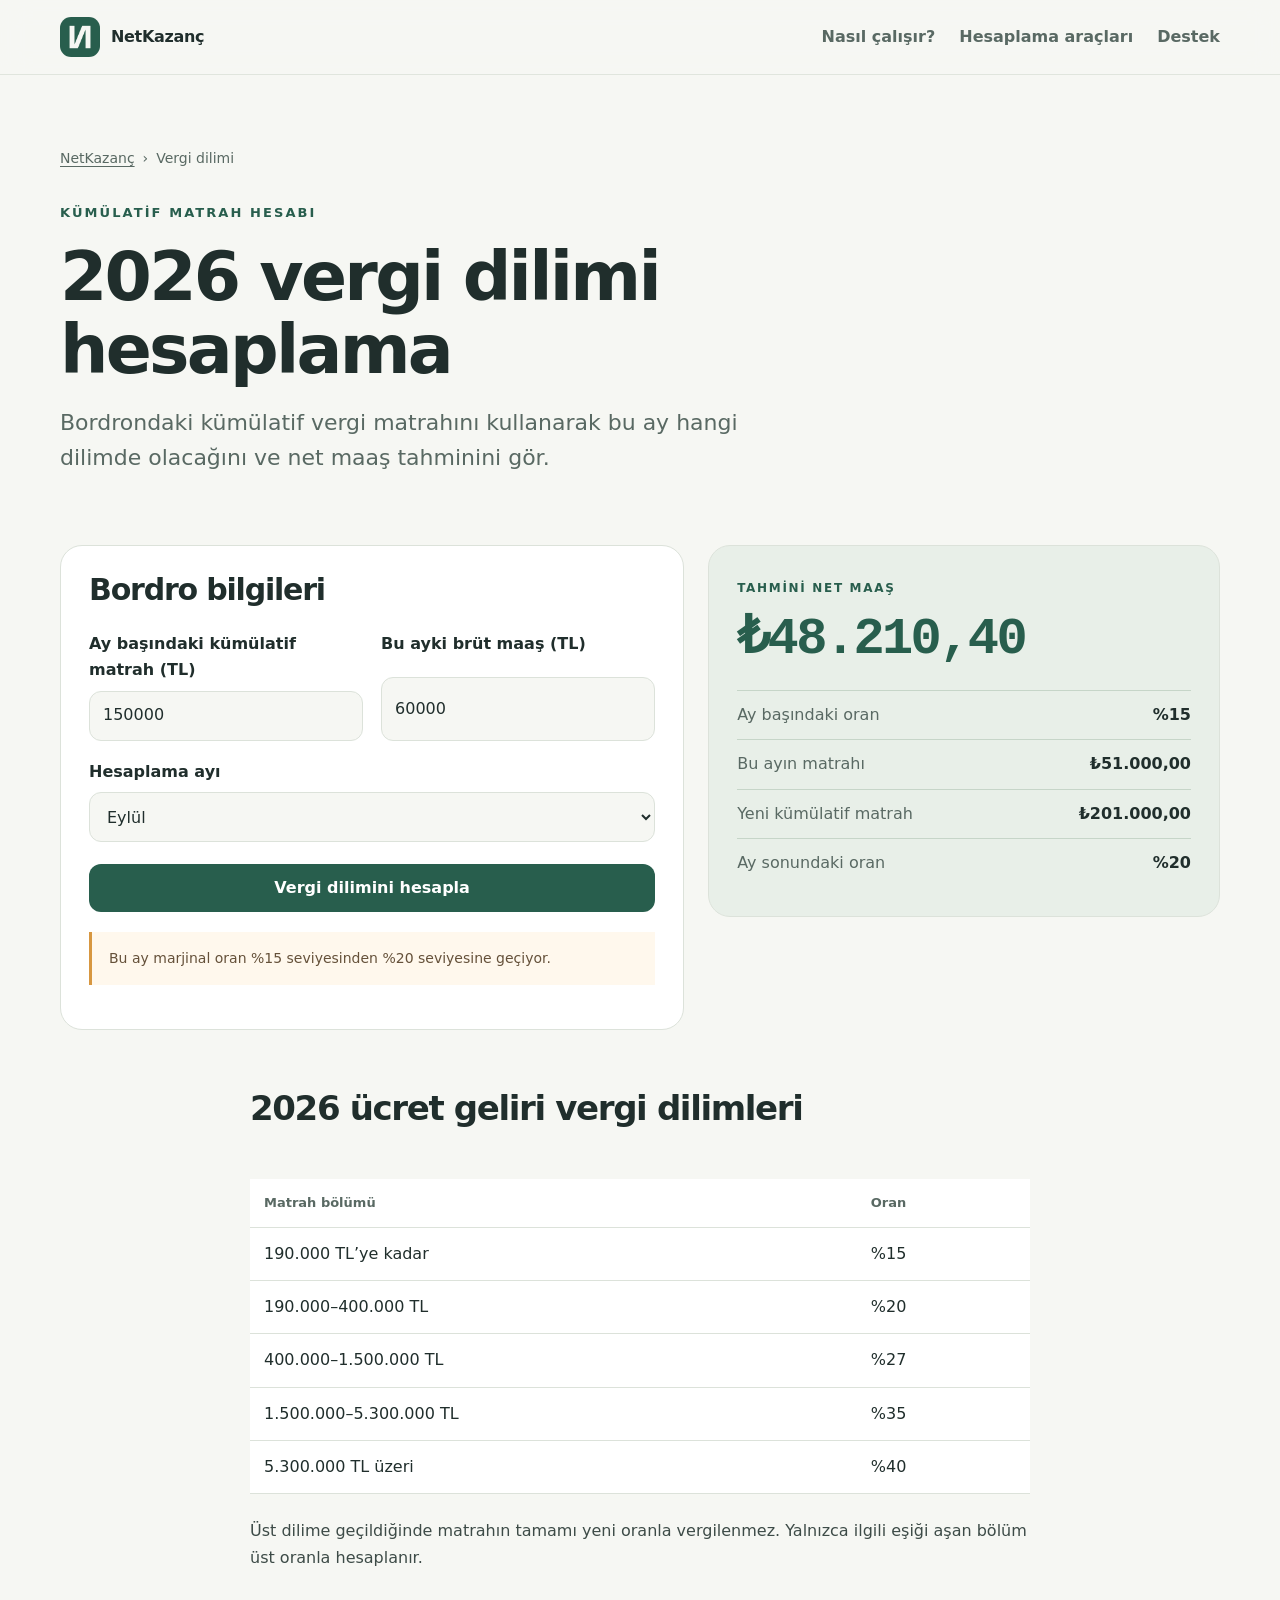
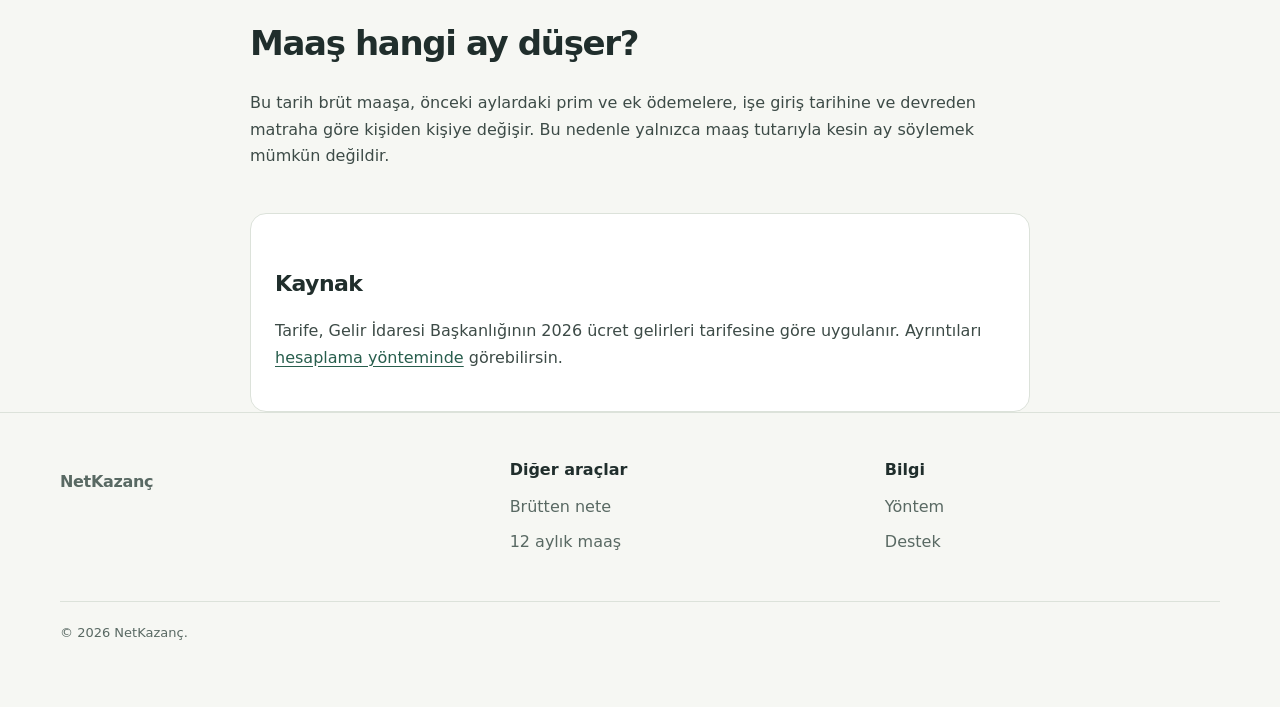
<file: vergi-dilimi-hesaplama/index.html>
<!doctype html>
<html lang="tr">
<head>
  <meta charset="utf-8"><meta name="viewport" content="width=device-width,initial-scale=1">
  <title>Vergi Dilimi Hesaplama 2026 — Maaş Ne Zaman Düşer? | NetKazanç</title>
  <meta name="description" content="2026 kümülatif gelir vergisi matrahını ve brüt maaşını gir; bulunduğun vergi dilimini, yeni matrahı ve tahmini net maaşı hesapla.">
  <link rel="canonical" href="https://yasin765418.github.io/netkazanc-destek/vergi-dilimi-hesaplama/">
  <meta property="og:title" content="2026 vergi dilimi hesaplama"><meta property="og:description" content="Maaşının hangi vergi diliminde olduğunu öğren."><meta property="og:type" content="website">
  <meta name="theme-color" content="#285e4d"><link rel="icon" href="../assets/images/app-icon.png"><link rel="stylesheet" href="../assets/site.css">
</head>
<body>
  <a class="skip" href="#icerik">İçeriğe geç</a>
  <header class="site-header"><nav class="nav wrap" aria-label="Ana menü"><a class="brand" href="../"><img src="../assets/images/app-icon.png" alt="" width="40" height="40">NetKazanç</a><button class="nav-toggle" type="button" aria-expanded="false" aria-controls="nav-links">Menü</button><div class="nav-links" id="nav-links"><a href="../#nasil-calisir">Nasıl çalışır?</a><a href="../#hesaplama-araclari">Hesaplama araçları</a><a href="../destek/">Destek</a></div></nav></header>
  <main id="icerik">
    <header class="page-hero wrap"><nav class="breadcrumbs" aria-label="İçerik yolu"><a href="../">NetKazanç</a><span>›</span><span>Vergi dilimi</span></nav><p class="eyebrow">Kümülatif matrah hesabı</p><h1>2026 vergi dilimi hesaplama</h1><p class="lead">Bordrondaki kümülatif vergi matrahını kullanarak bu ay hangi dilimde olacağını ve net maaş tahminini gör.</p></header>
    <section class="wrap calculator-layout">
      <form class="calculator" data-calc="tax-bracket">
        <h2 style="font-size:30px">Bordro bilgileri</h2>
        <div class="fields">
          <div class="field"><label for="taxPrior">Ay başındaki kümülatif matrah (TL)</label><input id="taxPrior" inputmode="decimal" value="150000"></div>
          <div class="field"><label for="taxGross">Bu ayki brüt maaş (TL)</label><input id="taxGross" inputmode="decimal" value="60000"></div>
          <div class="field full"><label for="taxMonth">Hesaplama ayı</label><select id="taxMonth"><option value="1">Ocak</option><option value="2">Şubat</option><option value="3">Mart</option><option value="4">Nisan</option><option value="5">Mayıs</option><option value="6">Haziran</option><option value="7">Temmuz</option><option value="8">Ağustos</option><option value="9" selected>Eylül</option><option value="10">Ekim</option><option value="11">Kasım</option><option value="12">Aralık</option></select></div>
        </div>
        <button class="calc-action" type="submit">Vergi dilimini hesapla</button>
        <p class="notice" id="taxMessage">—</p>
      </form>
      <aside class="result-card" aria-live="polite"><span class="result-label">Tahmini net maaş</span><output class="result-main" id="taxNet">—</output><dl class="result-list"><div><dt>Ay başındaki oran</dt><dd id="taxCurrentRate">—</dd></div><div><dt>Bu ayın matrahı</dt><dd id="taxBaseMonth">—</dd></div><div><dt>Yeni kümülatif matrah</dt><dd id="taxNewBase">—</dd></div><div><dt>Ay sonundaki oran</dt><dd id="taxNextRate">—</dd></div></dl></aside>
    </section>
    <section class="wrap article"><h2>2026 ücret geliri vergi dilimleri</h2><div class="table-wrap"><table><thead><tr><th>Matrah bölümü</th><th>Oran</th></tr></thead><tbody><tr><td>190.000 TL’ye kadar</td><td>%15</td></tr><tr><td>190.000–400.000 TL</td><td>%20</td></tr><tr><td>400.000–1.500.000 TL</td><td>%27</td></tr><tr><td>1.500.000–5.300.000 TL</td><td>%35</td></tr><tr><td>5.300.000 TL üzeri</td><td>%40</td></tr></tbody></table></div><p>Üst dilime geçildiğinde matrahın tamamı yeni oranla vergilenmez. Yalnızca ilgili eşiği aşan bölüm üst oranla hesaplanır.</p><h2>Maaş hangi ay düşer?</h2><p>Bu tarih brüt maaşa, önceki aylardaki prim ve ek ödemelere, işe giriş tarihine ve devreden matraha göre kişiden kişiye değişir. Bu nedenle yalnızca maaş tutarıyla kesin ay söylemek mümkün değildir.</p><div class="source-box"><h3>Kaynak</h3><p>Tarife, Gelir İdaresi Başkanlığının 2026 ücret gelirleri tarifesine göre uygulanır. Ayrıntıları <a href="../hesaplama-yontemi/">hesaplama yönteminde</a> görebilirsin.</p></div></section>
  </main>
  <footer class="site-footer"><div class="wrap"><div class="footer-grid"><div><a class="brand" href="../">NetKazanç</a></div><div><h3>Diğer araçlar</h3><a href="../brutten-nete-maas-hesaplama/">Brütten nete</a><a href="../maas-hesaplama-2026/">12 aylık maaş</a></div><div><h3>Bilgi</h3><a href="../hesaplama-yontemi/">Yöntem</a><a href="../destek/">Destek</a></div></div><p class="footer-note">© <span data-year>2026</span> NetKazanç.</p></div></footer>
  <script src="../assets/site.js" defer></script><script src="../assets/calculators.js" defer></script>
</body></html>
</file>
<file: assets/site.css>
:root {
  color-scheme: light;
  --ink: #202e2c;
  --muted: #596963;
  --accent: #285e4d;
  --accent-strong: #17483a;
  --canvas: #f6f7f3;
  --paper: #ffffff;
  --wash: #e8efe8;
  --line: #dce2da;
  --amber: #d79741;
  --shadow: 0 24px 70px rgba(32, 46, 44, .10);
  --radius: 22px;
  --content: 1160px;
}

* { box-sizing: border-box; }
html { scroll-behavior: smooth; }
body {
  margin: 0;
  background: var(--canvas);
  color: var(--ink);
  font: 16px/1.65 "Segoe UI", system-ui, -apple-system, BlinkMacSystemFont, sans-serif;
  -webkit-font-smoothing: antialiased;
}
img { display: block; max-width: 100%; height: auto; }
a { color: var(--accent); text-underline-offset: 3px; }
button, input, select { font: inherit; }
button, .button { min-height: 48px; }
:focus-visible { outline: 3px solid rgba(215, 151, 65, .65); outline-offset: 3px; }
.wrap { width: min(var(--content), calc(100% - 40px)); margin-inline: auto; }
.skip { position: fixed; left: 12px; top: -80px; z-index: 99; background: var(--ink); color: white; padding: 10px 14px; }
.skip:focus { top: 12px; }

.site-header {
  position: sticky;
  top: 0;
  z-index: 20;
  border-bottom: 1px solid rgba(220, 226, 218, .85);
  background: rgba(246, 247, 243, .92);
  backdrop-filter: blur(14px);
}
.nav { min-height: 74px; display: flex; align-items: center; justify-content: space-between; gap: 24px; }
.brand { display: inline-flex; align-items: center; gap: 11px; color: var(--ink); font-weight: 760; text-decoration: none; letter-spacing: -.02em; }
.brand img { width: 40px; height: 40px; border-radius: 11px; }
.nav-links { display: flex; align-items: center; gap: 24px; }
.nav-links a { color: var(--muted); font-weight: 650; text-decoration: none; }
.nav-links a:hover { color: var(--accent); }
.nav-toggle { display: none; border: 1px solid var(--line); background: var(--paper); border-radius: 12px; padding: 8px 12px; color: var(--ink); }

h1, h2, h3 { margin-top: 0; line-height: 1.08; letter-spacing: -.04em; }
h1 { font-size: clamp(46px, 7vw, 82px); font-weight: 710; }
h2 { font-size: clamp(32px, 4vw, 50px); font-weight: 690; }
h3 { font-size: 22px; font-weight: 680; letter-spacing: -.025em; }
p { margin: 0 0 16px; }
.eyebrow { margin-bottom: 16px; color: var(--accent); font-size: 13px; font-weight: 800; letter-spacing: .16em; text-transform: uppercase; }
.lead { color: var(--muted); font-size: clamp(18px, 2.2vw, 22px); line-height: 1.55; }
.fine { color: var(--muted); font-size: 13px; }
.mono, .money, output { font-family: ui-monospace, "Cascadia Mono", "SFMono-Regular", Consolas, monospace; font-variant-numeric: tabular-nums; }

.hero { padding: 86px 0 92px; overflow: hidden; }
.hero-grid { display: grid; grid-template-columns: minmax(0, 1.08fr) minmax(360px, .92fr); gap: 80px; align-items: center; }
.hero h1 { max-width: 780px; margin-bottom: 24px; }
.hero .lead { max-width: 650px; }
.actions { display: flex; flex-wrap: wrap; gap: 12px; margin-top: 30px; }
.button { display: inline-flex; align-items: center; justify-content: center; gap: 9px; border: 1px solid var(--accent); border-radius: 13px; padding: 12px 18px; color: var(--accent); font-weight: 720; text-decoration: none; }
.button.primary { background: var(--accent); color: white; }
.button.primary:hover { background: var(--accent-strong); }
.button.muted { border-color: var(--line); color: var(--muted); background: var(--paper); }
.button[aria-disabled="true"] { cursor: default; opacity: .72; }
.trust-row { display: flex; flex-wrap: wrap; gap: 10px 20px; margin-top: 24px; color: var(--muted); font-size: 14px; }
.trust-row span::before { content: "✓"; margin-right: 7px; color: var(--accent); font-weight: 800; }

.phone-stage { position: relative; min-height: 650px; display: grid; place-items: center; }
.pay-slip { position: absolute; left: -34px; top: 44px; z-index: 2; width: 280px; padding: 22px; border: 1px solid #c7d5c8; border-radius: 18px; background: var(--wash); box-shadow: var(--shadow); transform: rotate(-3deg); }
.pay-slip small { color: var(--accent); font-weight: 800; letter-spacing: .13em; }
.pay-slip strong { display: block; margin: 12px 0 6px; color: var(--accent); font-size: 34px; line-height: 1; }
.phone { width: 316px; padding: 10px; border: 1px solid #bac5bd; border-radius: 38px; background: #15201e; box-shadow: 0 34px 90px rgba(32, 46, 44, .20); transform: rotate(2.2deg); }
.phone img { border-radius: 29px; }
.pay-days { position: absolute; right: -8px; bottom: 74px; z-index: 3; display: grid; gap: 7px; width: 190px; padding: 18px; border: 1px solid var(--line); border-radius: 18px; background: var(--paper); box-shadow: var(--shadow); transform: rotate(2deg); }
.pay-days b { font-size: 26px; }
.pay-days span { color: var(--muted); font-size: 13px; }

.section { padding: 92px 0; }
.section.alt { border-block: 1px solid var(--line); background: var(--paper); }
.section-head { display: grid; grid-template-columns: minmax(0, .85fr) minmax(320px, .65fr); gap: 60px; align-items: end; margin-bottom: 48px; }
.section-head h2, .section-head p { margin-bottom: 0; }
.feature-grid { display: grid; grid-template-columns: repeat(3, 1fr); gap: 18px; }
.feature { min-height: 250px; padding: 28px; border: 1px solid var(--line); border-radius: var(--radius); background: var(--paper); }
.feature .index { display: block; margin-bottom: 44px; color: var(--accent); font: 700 13px/1 ui-monospace, monospace; letter-spacing: .1em; }
.feature p { color: var(--muted); }
.feature.emphasis { background: var(--accent); color: white; border-color: var(--accent); }
.feature.emphasis .index, .feature.emphasis p { color: #dfece5; }

.story { display: grid; grid-template-columns: 1fr 1fr; gap: 70px; align-items: center; }
.story-copy { max-width: 560px; }
.story-list { padding: 0; margin: 30px 0 0; list-style: none; border-top: 1px solid var(--line); }
.story-list li { display: grid; grid-template-columns: 36px 1fr; gap: 16px; padding: 19px 0; border-bottom: 1px solid var(--line); }
.story-list b { color: var(--accent); font-family: ui-monospace, monospace; }
.screen-stack { position: relative; min-height: 610px; }
.screen-stack img { position: absolute; width: 270px; border: 1px solid var(--line); border-radius: 26px; box-shadow: var(--shadow); }
.screen-stack img:first-child { left: 3%; top: 0; transform: rotate(-4deg); }
.screen-stack img:last-child { right: 4%; bottom: 0; transform: rotate(4deg); }

.tool-grid { display: grid; grid-template-columns: repeat(2, 1fr); gap: 18px; }
.tool-card { display: flex; min-height: 210px; flex-direction: column; justify-content: space-between; padding: 26px; border: 1px solid var(--line); border-radius: var(--radius); background: var(--canvas); text-decoration: none; }
.tool-card:hover { border-color: #a9bcae; transform: translateY(-2px); }
.tool-card span { color: var(--muted); }
.tool-card b { color: var(--ink); font-size: 24px; letter-spacing: -.03em; }
.tool-card i { color: var(--accent); font-style: normal; font-weight: 760; }

.security { display: grid; grid-template-columns: .8fr 1.2fr; gap: 70px; align-items: start; }
.security-panel { padding: 30px; border-radius: var(--radius); background: var(--ink); color: white; }
.security-panel p { color: #c7d4d0; }
.security-panel dl { margin: 26px 0 0; }
.security-panel div { display: flex; justify-content: space-between; gap: 20px; padding: 14px 0; border-top: 1px solid rgba(255,255,255,.14); }
.security-panel dt { color: #aabcb6; }
.security-panel dd { margin: 0; font-weight: 700; }

.page-hero { padding: 72px 0 54px; }
.page-hero h1 { max-width: 900px; font-size: clamp(42px, 6vw, 68px); margin-bottom: 20px; }
.page-hero .lead { max-width: 760px; }
.breadcrumbs { display: flex; flex-wrap: wrap; gap: 8px; margin-bottom: 32px; color: var(--muted); font-size: 14px; }
.breadcrumbs a { color: var(--muted); }

.calculator-layout { display: grid; grid-template-columns: minmax(0, 1fr) minmax(340px, .82fr); gap: 24px; align-items: start; margin-bottom: 60px; }
.calculator, .result-card { padding: 28px; border: 1px solid var(--line); border-radius: var(--radius); background: var(--paper); }
.result-card { position: sticky; top: 96px; background: var(--wash); }
.fields { display: grid; grid-template-columns: 1fr 1fr; gap: 18px; }
.field { display: grid; gap: 7px; }
.field.full { grid-column: 1 / -1; }
.field label, fieldset legend { color: var(--ink); font-weight: 680; }
.field small { color: var(--muted); }
input, select { width: 100%; min-height: 50px; border: 1px solid var(--line); border-radius: 12px; background: var(--canvas); color: var(--ink); padding: 10px 13px; }
fieldset { border: 0; padding: 0; margin: 0; }
.check-row { display: flex; flex-wrap: wrap; gap: 8px; margin-top: 9px; }
.check-row label { position: relative; cursor: pointer; }
.check-row input { position: absolute; opacity: 0; pointer-events: none; }
.check-row span { display: grid; min-width: 52px; min-height: 44px; place-items: center; border: 1px solid var(--line); border-radius: 11px; background: var(--canvas); }
.check-row input:checked + span { border-color: var(--accent); background: var(--accent); color: white; }
.calc-action { margin-top: 22px; width: 100%; border: 0; border-radius: 12px; background: var(--accent); color: white; font-weight: 760; cursor: pointer; }
.result-label { color: var(--accent); font-size: 12px; font-weight: 800; letter-spacing: .14em; text-transform: uppercase; }
.result-main { display: block; margin: 14px 0 24px; color: var(--accent); font-size: clamp(34px, 5vw, 52px); font-weight: 760; letter-spacing: -.05em; line-height: 1; }
.result-list { margin: 0; }
.result-list div { display: flex; justify-content: space-between; gap: 20px; padding: 11px 0; border-top: 1px solid #c6d5c8; }
.result-list dt { color: var(--muted); }
.result-list dd { margin: 0; text-align: right; font-weight: 680; }
.notice { margin-top: 20px; padding: 15px 17px; border-left: 3px solid var(--amber); background: #fff8ed; color: #65513a; font-size: 14px; }

.article { width: min(780px, 100%); }
.article h2 { margin-top: 54px; font-size: 34px; }
.article h3 { margin-top: 34px; }
.article p, .article li { color: #3d4b47; }
.article table, .annual-table { width: 100%; border-collapse: collapse; margin: 24px 0; background: var(--paper); }
.article th, .article td, .annual-table th, .annual-table td { padding: 13px 14px; border-bottom: 1px solid var(--line); text-align: left; }
.article th, .annual-table th { color: var(--muted); font-size: 13px; }
.table-wrap { overflow-x: auto; }
.source-box { margin-top: 44px; padding: 24px; border: 1px solid var(--line); border-radius: 16px; background: var(--paper); }
.source-box ul { margin-bottom: 0; }

.legal { width: min(780px, calc(100% - 40px)); margin: 0 auto; padding: 64px 0 90px; }
.legal h1 { font-size: clamp(38px, 6vw, 58px); }
.legal h2 { margin-top: 40px; font-size: 24px; }
.legal header { padding-bottom: 28px; border-bottom: 1px solid var(--line); }

.site-footer { padding: 48px 0; border-top: 1px solid var(--line); }
.footer-grid { display: grid; grid-template-columns: 1.1fr .9fr .9fr; gap: 40px; }
.footer-grid h3 { font-size: 16px; letter-spacing: 0; }
.footer-grid a { display: block; width: fit-content; margin: 8px 0; color: var(--muted); text-decoration: none; }
.footer-note { margin-top: 38px; padding-top: 20px; border-top: 1px solid var(--line); color: var(--muted); font-size: 13px; }

@media (max-width: 900px) {
  .hero-grid, .story, .security, .calculator-layout { grid-template-columns: 1fr; }
  .hero-grid { gap: 30px; }
  .phone-stage { min-height: 610px; }
  .section-head { grid-template-columns: 1fr; gap: 18px; }
  .feature-grid { grid-template-columns: 1fr 1fr; }
  .result-card { position: static; }
}

@media (max-width: 680px) {
  .wrap { width: min(100% - 28px, var(--content)); }
  .nav-toggle { display: inline-flex; align-items: center; }
  .nav-links { position: absolute; inset: 74px 0 auto; display: none; flex-direction: column; align-items: stretch; gap: 0; padding: 10px 20px 20px; border-bottom: 1px solid var(--line); background: var(--canvas); }
  .nav-links.open { display: flex; }
  .nav-links a { padding: 12px; }
  .hero { padding: 58px 0 60px; }
  .hero h1 { font-size: 48px; }
  .phone-stage { min-height: 535px; transform: scale(.9); margin-inline: -24px; }
  .pay-slip { left: 0; top: 20px; width: 230px; }
  .pay-slip strong { font-size: 28px; }
  .phone { width: 270px; }
  .pay-days { right: 0; bottom: 30px; width: 165px; }
  .section { padding: 66px 0; }
  .feature-grid, .tool-grid, .fields, .footer-grid { grid-template-columns: 1fr; }
  .feature { min-height: 0; }
  .feature .index { margin-bottom: 24px; }
  .screen-stack { min-height: 520px; }
  .screen-stack img { width: 225px; }
  .calculator, .result-card { padding: 22px; }
  .table-wrap { margin-inline: -14px; }
}

@media (prefers-reduced-motion: reduce) {
  html { scroll-behavior: auto; }
  *, *::before, *::after { transition-duration: .01ms !important; animation-duration: .01ms !important; }
}
</file>
